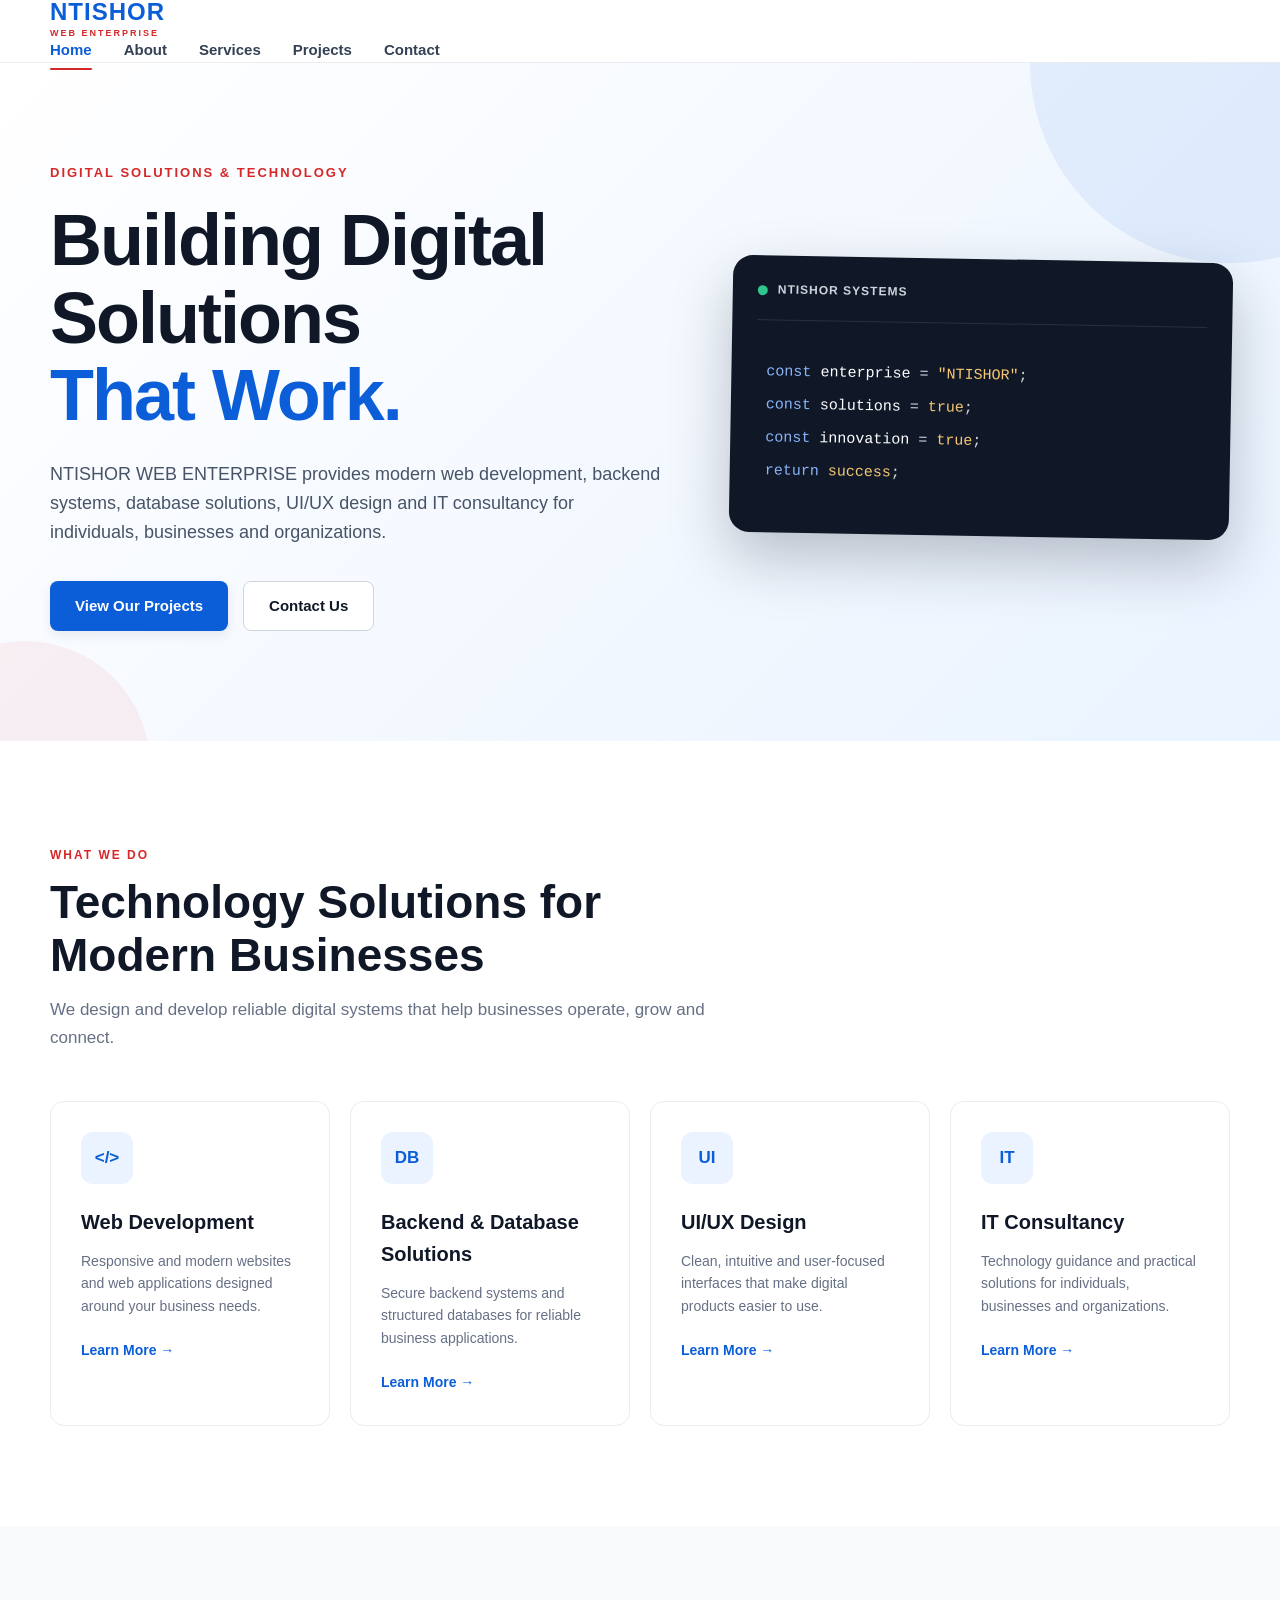
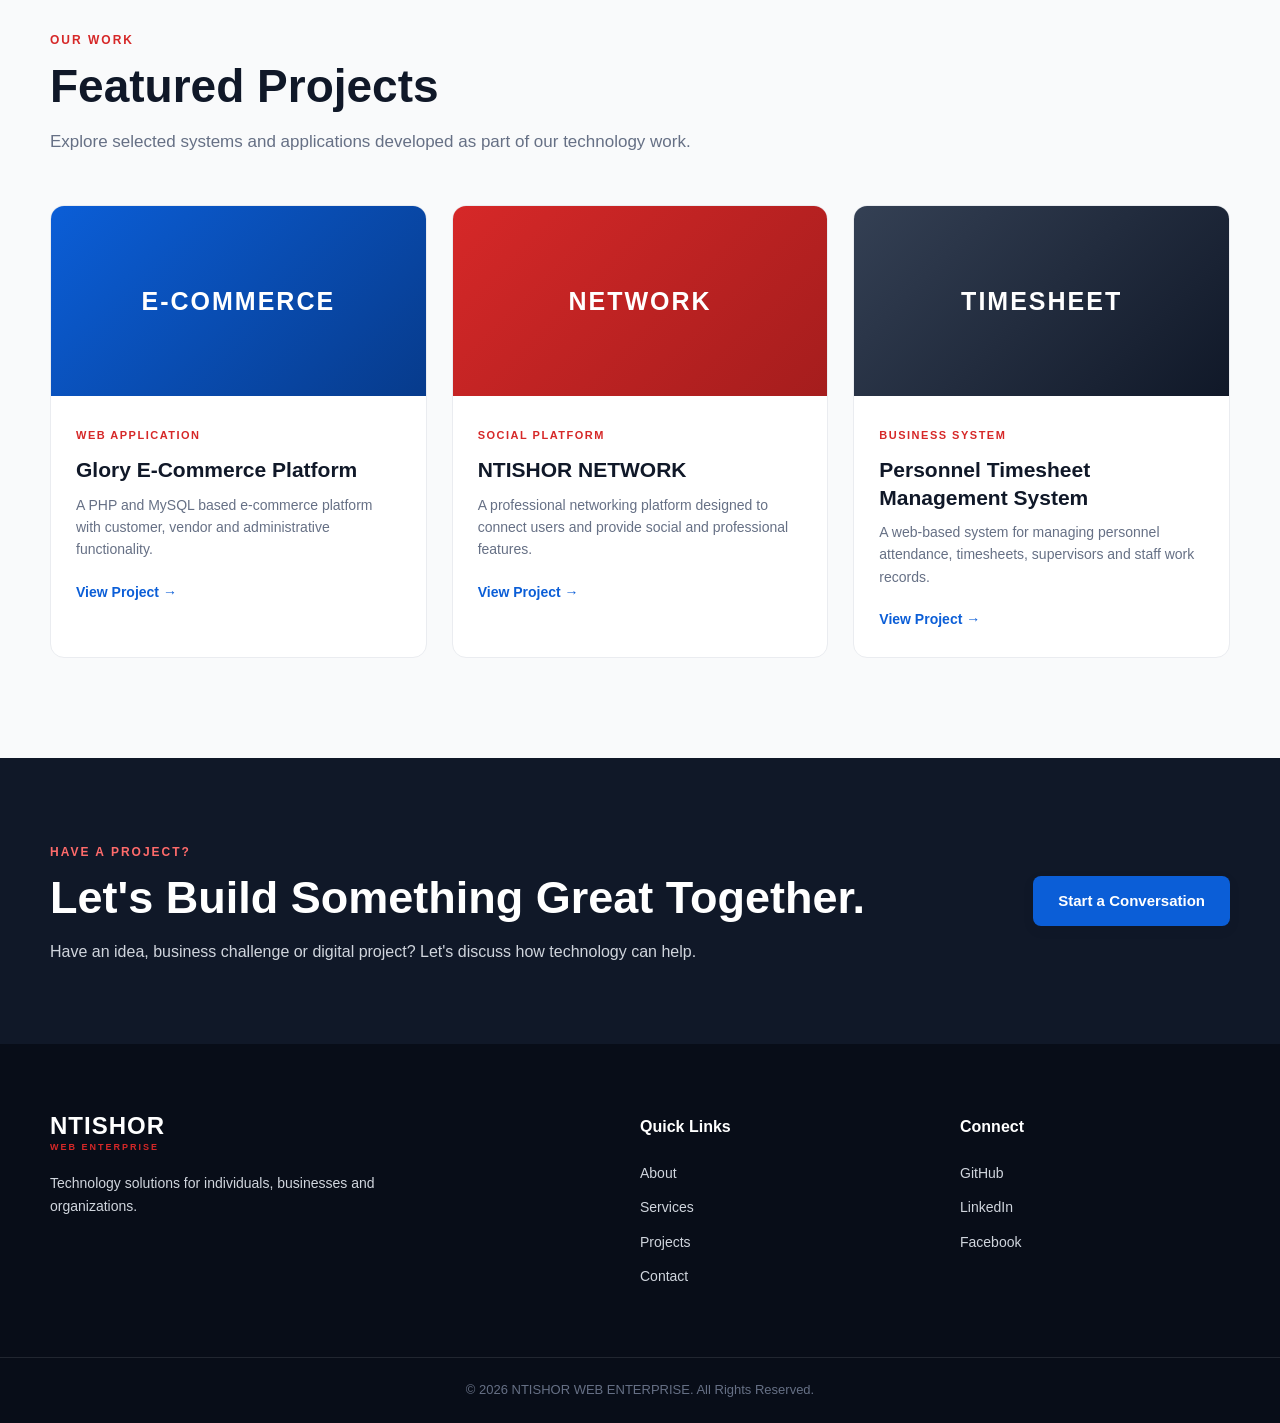
<file: index.html>
<!DOCTYPE html>
<html lang="en">
<head>
    <meta charset="UTF-8">

    <meta name="viewport" content="width=device-width, initial-scale=1.0">

    <meta
        name="description"
        content="NTISHOR WEB ENTERPRISE - Web Development, Backend Systems, Database Solutions, UI/UX Design and IT Consultancy."
    >

    <meta
        name="keywords"
        content="Ntishor Web Enterprise, Web Development, PHP, MySQL, JavaScript, UI UX, IT Consultancy"
    >

    <meta name="author" content="NTISHOR WEB ENTERPRISE">

    <title>NTISHOR WEB ENTERPRISE | Technology & Digital Solutions</title>

    <link rel="stylesheet" href="css/style.css">
</head>

<body>

    
    <!-- ================= HEADER ================= -->
    <header class="header">

        <div class="container nav-container">

            <a href="index.html" class="logo">
                <span class="logo-main">NTISHOR</span>
                <span class="logo-sub">WEB ENTERPRISE</span>
            </a>

            <nav class="navigation">
                <a href="index.html" class="active">Home</a>
                <a href="about.html">About</a>
                <a href="services.html">Services</a>
                <a href="projects.html">Projects</a>
                <a href="contact.html">Contact</a>
            </nav>

            <button class="menu-toggle" id="menuToggle" aria-label="Open navigation">
                ☰
            </button>

        </div>

    </header>


    <!-- ================= HERO ================= -->
    <main>

        <section class="hero">

            <div class="container hero-content">

                <div class="hero-text">

                    <p class="hero-label">
                        DIGITAL SOLUTIONS & TECHNOLOGY
                    </p>

                    <h1>
                        Building Digital Solutions
                        <span>That Work.</span>
                    </h1>

                    <p class="hero-description">
                        NTISHOR WEB ENTERPRISE provides modern web development,
                        backend systems, database solutions, UI/UX design and
                        IT consultancy for individuals, businesses and organizations.
                    </p>

                    <div class="hero-buttons">

                        <a href="projects.html" class="btn btn-primary">
                            View Our Projects
                        </a>

                        <a href="contact.html" class="btn btn-secondary">
                            Contact Us
                        </a>

                    </div>

                </div>


                <div class="hero-card">

                    <div class="hero-card-top">
                        <span class="status-dot"></span>
                        <span>NTISHOR SYSTEMS</span>
                    </div>

                    <div class="code-window">

                        <div class="code-line">
                            <span class="code-keyword">const</span>
                            <span class="code-variable">enterprise</span>
                            =
                            <span class="code-value">"NTISHOR"</span>;
                        </div>

                        <div class="code-line">
                            <span class="code-keyword">const</span>
                            <span class="code-variable">solutions</span>
                            =
                            <span class="code-value">true</span>;
                        </div>

                        <div class="code-line">
                            <span class="code-keyword">const</span>
                            <span class="code-variable">innovation</span>
                            =
                            <span class="code-value">true</span>;
                        </div>

                        <div class="code-line">
                            <span class="code-keyword">return</span>
                            <span class="code-value">success</span>;
                        </div>

                    </div>

                </div>

            </div>

        </section>


        <!-- ================= SERVICES PREVIEW ================= -->
        <section class="services-preview">

            <div class="container">

                <div class="section-heading">

                    <p class="section-label">
                        WHAT WE DO
                    </p>

                    <h2>
                        Technology Solutions for Modern Businesses
                    </h2>

                    <p>
                        We design and develop reliable digital systems
                        that help businesses operate, grow and connect.
                    </p>

                </div>


                <div class="service-grid">

                    <article class="service-card">

                        <div class="service-icon">
                            &lt;/&gt;
                        </div>

                        <h3>Web Development</h3>

                        <p>
                            Responsive and modern websites and web applications
                            designed around your business needs.
                        </p>

                        <a href="services.html">
                            Learn More →
                        </a>

                    </article>


                    <article class="service-card">

                        <div class="service-icon">
                            DB
                        </div>

                        <h3>Backend & Database Solutions</h3>

                        <p>
                            Secure backend systems and structured databases
                            for reliable business applications.
                        </p>

                        <a href="services.html">
                            Learn More →
                        </a>

                    </article>


                    <article class="service-card">

                        <div class="service-icon">
                            UI
                        </div>

                        <h3>UI/UX Design</h3>

                        <p>
                            Clean, intuitive and user-focused interfaces
                            that make digital products easier to use.
                        </p>

                        <a href="services.html">
                            Learn More →
                        </a>

                    </article>


                    <article class="service-card">

                        <div class="service-icon">
                            IT
                        </div>

                        <h3>IT Consultancy</h3>

                        <p>
                            Technology guidance and practical solutions
                            for individuals, businesses and organizations.
                        </p>

                        <a href="services.html">
                            Learn More →
                        </a>

                    </article>

                </div>

            </div>

        </section>


        <!-- ================= FEATURED PROJECTS ================= -->
        <section class="featured-projects">

            <div class="container">

                <div class="section-heading">

                    <p class="section-label">
                        OUR WORK
                    </p>

                    <h2>
                        Featured Projects
                    </h2>

                    <p>
                        Explore selected systems and applications developed
                        as part of our technology work.
                    </p>

                </div>


                <div class="project-grid">

                    <article class="project-card">

                        <div class="project-image">
                            E-COMMERCE
                        </div>

                        <div class="project-content">

                            <span class="project-category">
                                WEB APPLICATION
                            </span>

                            <h3>
                                Glory E-Commerce Platform
                            </h3>

                            <p>
                                A PHP and MySQL based e-commerce platform
                                with customer, vendor and administrative
                                functionality.
                            </p>

                            <a href="projects.html">
                                View Project →
                            </a>

                        </div>

                    </article>


                    <article class="project-card">

                        <div class="project-image">
                            NETWORK
                        </div>

                        <div class="project-content">

                            <span class="project-category">
                                SOCIAL PLATFORM
                            </span>

                            <h3>
                                NTISHOR NETWORK
                            </h3>

                            <p>
                                A professional networking platform designed
                                to connect users and provide social and
                                professional features.
                            </p>

                            <a href="projects.html">
                                View Project →
                            </a>

                        </div>

                    </article>


                    <article class="project-card">

                        <div class="project-image">
                            TIMESHEET
                        </div>

                        <div class="project-content">

                            <span class="project-category">
                                BUSINESS SYSTEM
                            </span>

                            <h3>
                                Personnel Timesheet Management System
                            </h3>

                            <p>
                                A web-based system for managing personnel
                                attendance, timesheets, supervisors and
                                staff work records.
                            </p>

                            <a href="projects.html">
                                View Project →
                            </a>

                        </div>

                    </article>

                </div>

            </div>

        </section>


        <!-- ================= CTA ================= -->
        <section class="cta">

            <div class="container cta-content">

                <div>

                    <p class="section-label">
                        HAVE A PROJECT?
                    </p>

                    <h2>
                        Let's Build Something Great Together.
                    </h2>

                    <p>
                        Have an idea, business challenge or digital project?
                        Let's discuss how technology can help.
                    </p>

                </div>

                <a href="contact.html" class="btn btn-primary">
                    Start a Conversation
                </a>

            </div>

        </section>

    </main>


    <!-- ================= FOOTER ================= -->
    <footer class="footer">

        <div class="container footer-content">

            <div class="footer-brand">

                <div class="logo">
                    <span class="logo-main">NTISHOR</span>
                    <span class="logo-sub">WEB ENTERPRISE</span>
                </div>

                <p>
                    Technology solutions for individuals,
                    businesses and organizations.
                </p>

            </div>


            <div class="footer-links">

                <h4>Quick Links</h4>

                <a href="about.html">About</a>
                <a href="services.html">Services</a>
                <a href="projects.html">Projects</a>
                <a href="contact.html">Contact</a>

            </div>


            <div class="footer-links">

                <h4>Connect</h4>

                <a href="#" target="_blank">GitHub</a>
                <a href="#" target="_blank">LinkedIn</a>
                <a href="#" target="_blank">Facebook</a>

            </div>

        </div>


        <div class="footer-bottom">

            <div class="container">

                <p>
                    © 2026 NTISHOR WEB ENTERPRISE.
                    All Rights Reserved.
                </p>

            </div>

        </div>

    </footer>


    <script src="js/script.js"></script>

</body>
</html>
</file>
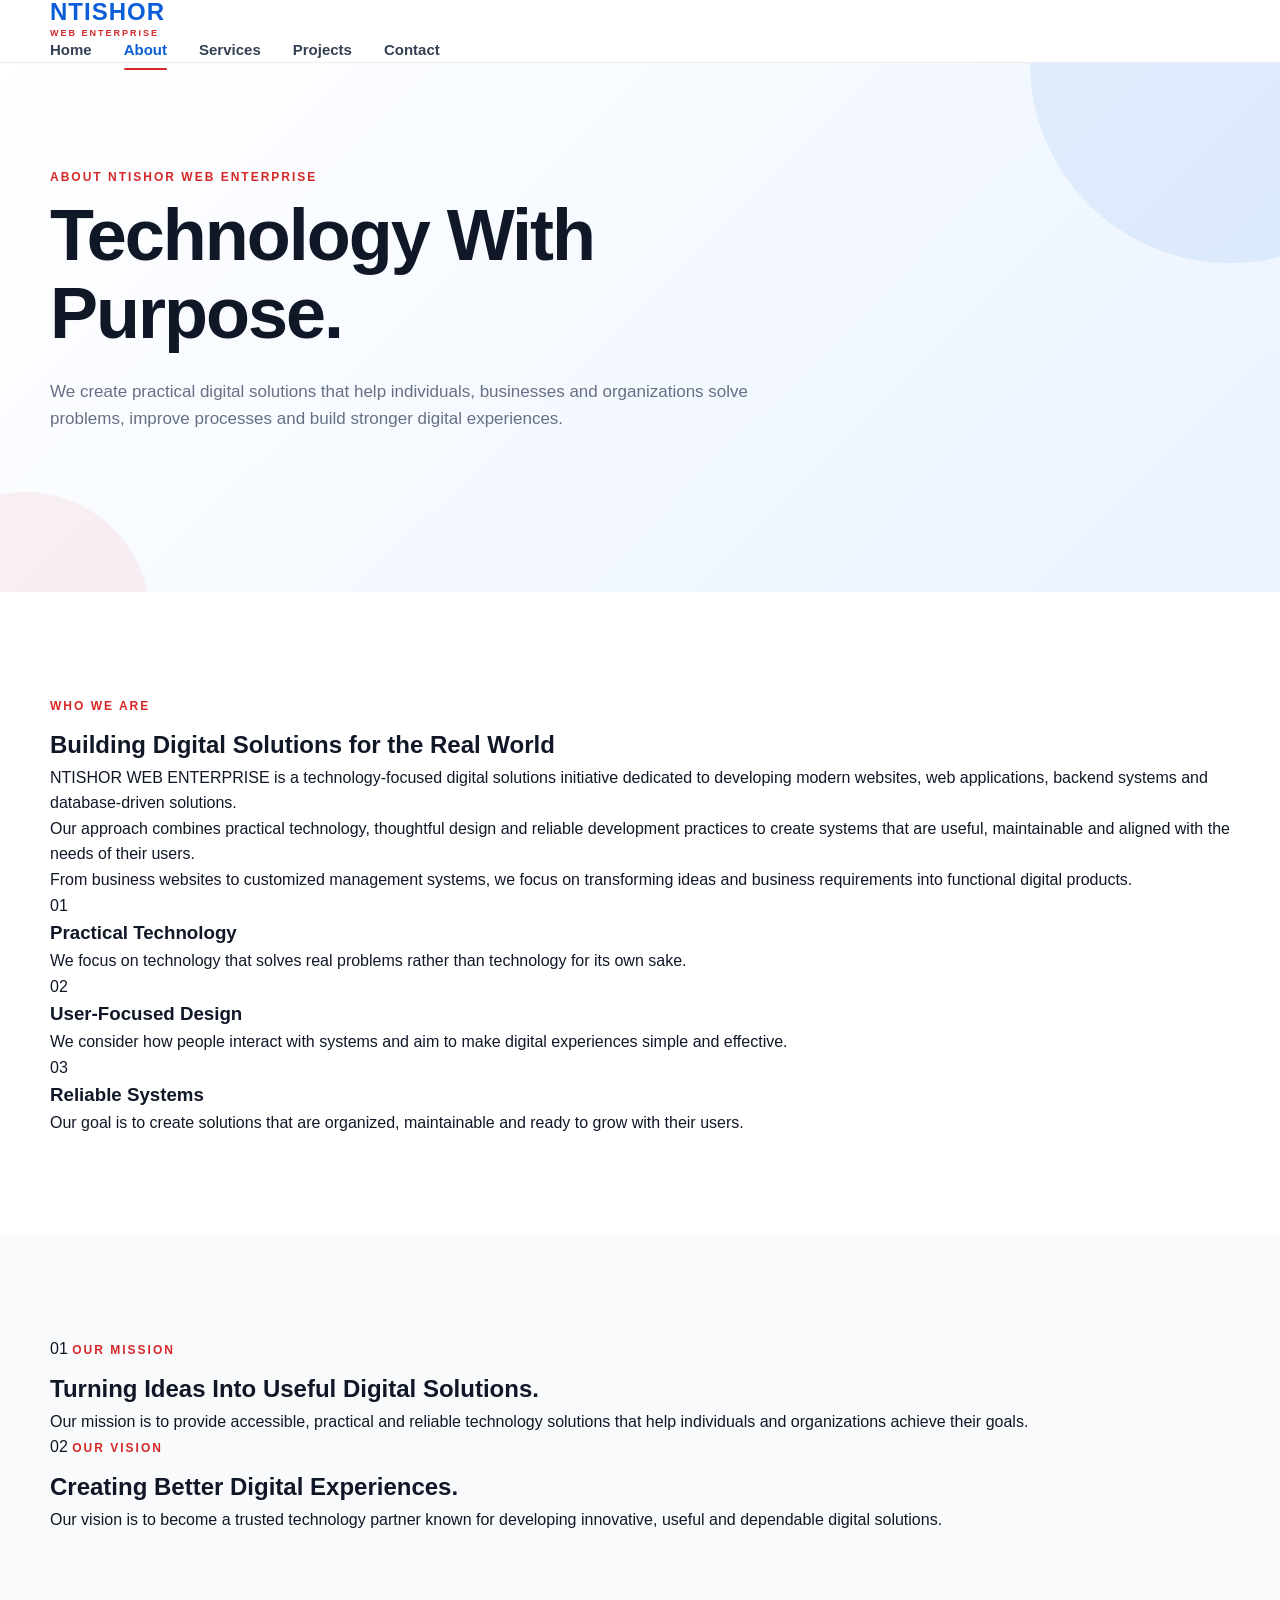
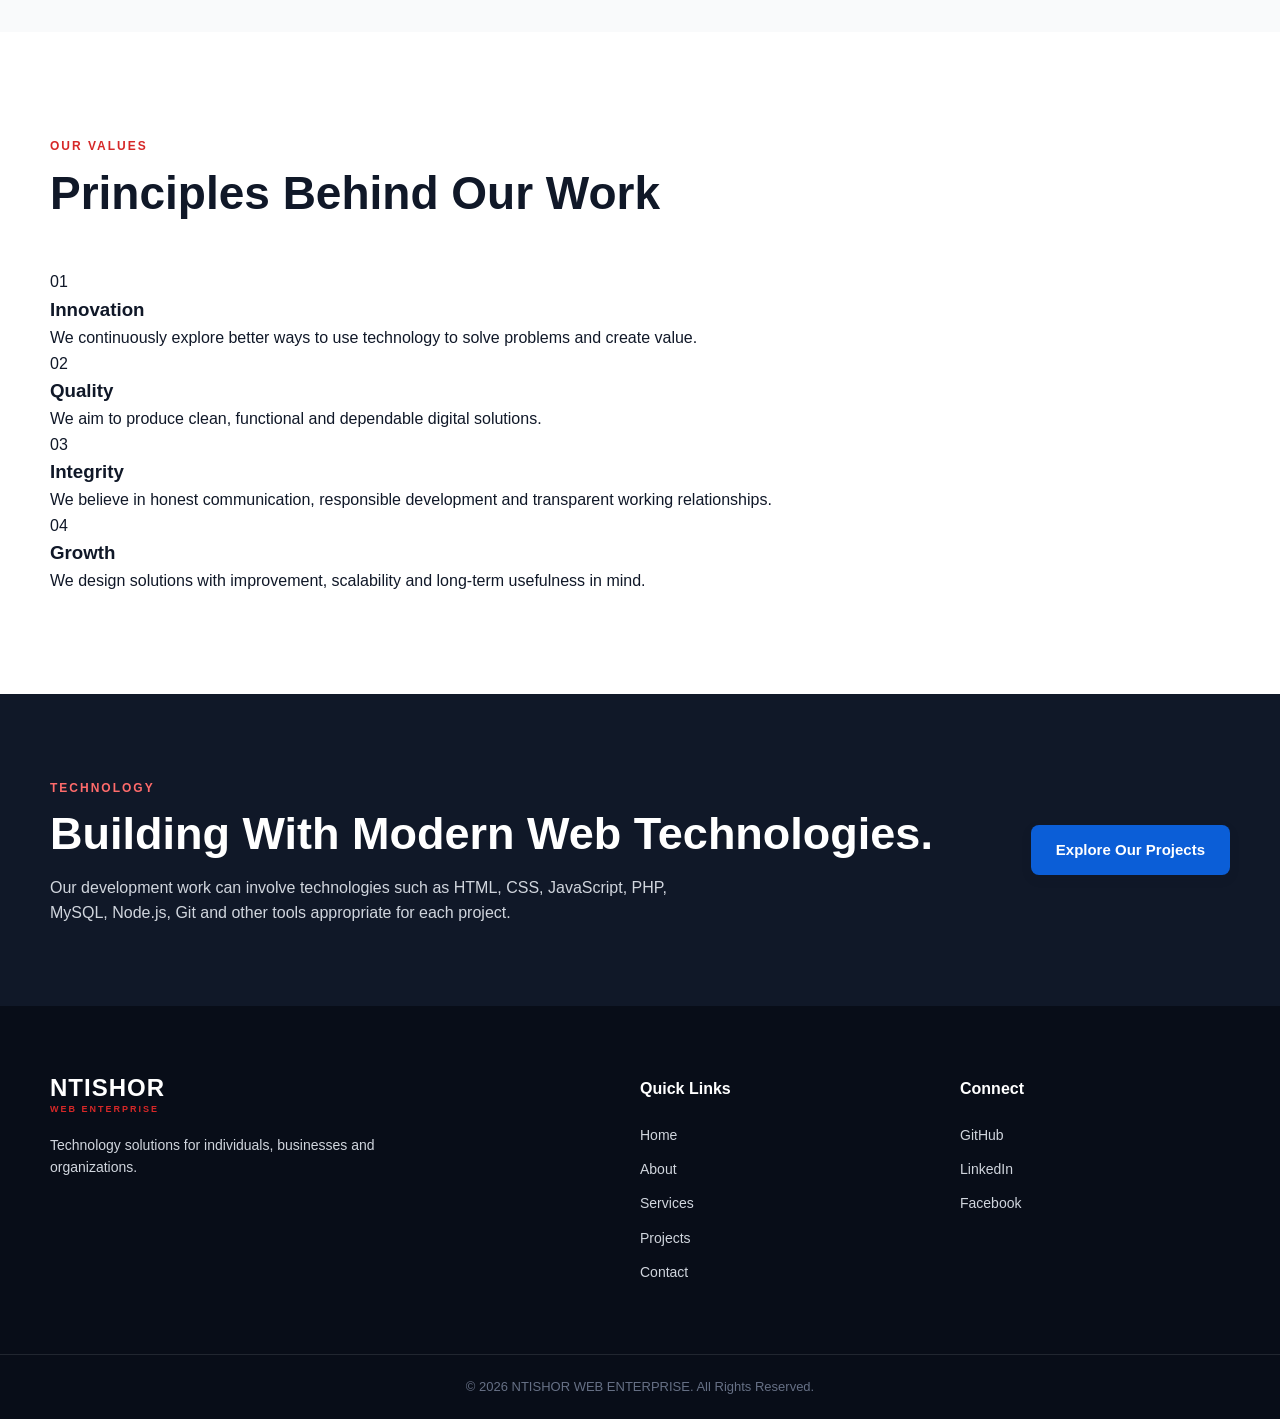
<file: about.html>
<!DOCTYPE html>
<html lang="en">

<head>

    <meta charset="UTF-8">

    <meta name="viewport" content="width=device-width, initial-scale=1.0">

    <meta
        name="description"
        content="Learn more about NTISHOR WEB ENTERPRISE, our approach to technology, digital solutions and business innovation."
    >

    <meta
        name="keywords"
        content="NTISHOR WEB ENTERPRISE, about, web development, IT consultancy, technology solutions"
    >

    <meta name="author" content="NTISHOR WEB ENTERPRISE">

    <title>About Us | NTISHOR WEB ENTERPRISE</title>

    <link rel="stylesheet" href="css/style.css">

</head>


<body>


    <!-- ================= HEADER ================= -->

    <header class="header">

        <div class="container nav-container">

            <a href="index.html" class="logo">

                <span class="logo-main">
                    NTISHOR
                </span>

                <span class="logo-sub">
                    WEB ENTERPRISE
                </span>

            </a>


            <nav class="navigation">

                <a href="index.html">
                    Home
                </a>

                <a href="about.html" class="active">
                    About
                </a>

                <a href="services.html">
                    Services
                </a>

                <a href="projects.html">
                    Projects
                </a>

                <a href="contact.html">
                    Contact
                </a>

            </nav>


            <button
                class="menu-toggle"
                id="menuToggle"
                aria-label="Open navigation"
            >
                ☰
            </button>

        </div>

    </header>



    <!-- ================= PAGE HERO ================= -->

    <main>

        <section class="hero">

            <div class="container">

                <div class="section-heading">

                    <p class="section-label">
                        ABOUT NTISHOR WEB ENTERPRISE
                    </p>

                    <h1>
                        Technology With Purpose.
                    </h1>

                    <p>
                        We create practical digital solutions that
                        help individuals, businesses and organizations
                        solve problems, improve processes and build
                        stronger digital experiences.
                    </p>

                </div>

            </div>

        </section>



        <!-- ================= COMPANY INTRODUCTION ================= -->

        <section class="services-preview">

            <div class="container">

                <div class="about-content">

                    <div class="about-text">

                        <p class="section-label">
                            WHO WE ARE
                        </p>

                        <h2>
                            Building Digital Solutions
                            for the Real World
                        </h2>

                        <p>
                            NTISHOR WEB ENTERPRISE is a technology-focused
                            digital solutions initiative dedicated to
                            developing modern websites, web applications,
                            backend systems and database-driven solutions.
                        </p>

                        <p>
                            Our approach combines practical technology,
                            thoughtful design and reliable development
                            practices to create systems that are useful,
                            maintainable and aligned with the needs of
                            their users.
                        </p>

                        <p>
                            From business websites to customized
                            management systems, we focus on transforming
                            ideas and business requirements into functional
                            digital products.
                        </p>

                    </div>


                    <div class="about-highlight">

                        <div class="about-highlight-box">

                            <span class="highlight-number">
                                01
                            </span>

                            <h3>
                                Practical Technology
                            </h3>

                            <p>
                                We focus on technology that solves
                                real problems rather than technology
                                for its own sake.
                            </p>

                        </div>


                        <div class="about-highlight-box">

                            <span class="highlight-number">
                                02
                            </span>

                            <h3>
                                User-Focused Design
                            </h3>

                            <p>
                                We consider how people interact with
                                systems and aim to make digital
                                experiences simple and effective.
                            </p>

                        </div>


                        <div class="about-highlight-box">

                            <span class="highlight-number">
                                03
                            </span>

                            <h3>
                                Reliable Systems
                            </h3>

                            <p>
                                Our goal is to create solutions that
                                are organized, maintainable and ready
                                to grow with their users.
                            </p>

                        </div>

                    </div>

                </div>

            </div>

        </section>



        <!-- ================= MISSION & VISION ================= -->

        <section class="featured-projects">

            <div class="container">

                <div class="mission-grid">


                    <article class="mission-card">

                        <span class="mission-number">
                            01
                        </span>

                        <p class="section-label">
                            OUR MISSION
                        </p>

                        <h2>
                            Turning Ideas Into
                            Useful Digital Solutions.
                        </h2>

                        <p>
                            Our mission is to provide accessible,
                            practical and reliable technology solutions
                            that help individuals and organizations
                            achieve their goals.
                        </p>

                    </article>


                    <article class="mission-card">

                        <span class="mission-number">
                            02
                        </span>

                        <p class="section-label">
                            OUR VISION
                        </p>

                        <h2>
                            Creating Better Digital Experiences.
                        </h2>

                        <p>
                            Our vision is to become a trusted technology
                            partner known for developing innovative,
                            useful and dependable digital solutions.
                        </p>

                    </article>


                </div>

            </div>

        </section>



        <!-- ================= VALUES ================= -->

        <section class="services-preview">

            <div class="container">

                <div class="section-heading">

                    <p class="section-label">
                        OUR VALUES
                    </p>

                    <h2>
                        Principles Behind Our Work
                    </h2>

                </div>


                <div class="value-grid">


                    <article class="value-card">

                        <div class="value-icon">
                            01
                        </div>

                        <h3>
                            Innovation
                        </h3>

                        <p>
                            We continuously explore better ways to
                            use technology to solve problems and
                            create value.
                        </p>

                    </article>


                    <article class="value-card">

                        <div class="value-icon">
                            02
                        </div>

                        <h3>
                            Quality
                        </h3>

                        <p>
                            We aim to produce clean, functional and
                            dependable digital solutions.
                        </p>

                    </article>


                    <article class="value-card">

                        <div class="value-icon">
                            03
                        </div>

                        <h3>
                            Integrity
                        </h3>

                        <p>
                            We believe in honest communication,
                            responsible development and transparent
                            working relationships.
                        </p>

                    </article>


                    <article class="value-card">

                        <div class="value-icon">
                            04
                        </div>

                        <h3>
                            Growth
                        </h3>

                        <p>
                            We design solutions with improvement,
                            scalability and long-term usefulness
                            in mind.
                        </p>

                    </article>


                </div>

            </div>

        </section>



        <!-- ================= TECHNOLOGY ================= -->

        <section class="cta">

            <div class="container cta-content">

                <div>

                    <p class="section-label">
                        TECHNOLOGY
                    </p>

                    <h2>
                        Building With Modern Web Technologies.
                    </h2>

                    <p>
                        Our development work can involve technologies
                        such as HTML, CSS, JavaScript, PHP, MySQL,
                        Node.js, Git and other tools appropriate for
                        each project.
                    </p>

                </div>


                <a
                    href="projects.html"
                    class="btn btn-primary"
                >
                    Explore Our Projects
                </a>

            </div>

        </section>

    </main>



    <!-- ================= FOOTER ================= -->

    <footer class="footer">

        <div class="container footer-content">


            <div class="footer-brand">

                <div class="logo">

                    <span class="logo-main">
                        NTISHOR
                    </span>

                    <span class="logo-sub">
                        WEB ENTERPRISE
                    </span>

                </div>

                <p>
                    Technology solutions for individuals,
                    businesses and organizations.
                </p>

            </div>


            <div class="footer-links">

                <h4>
                    Quick Links
                </h4>

                <a href="index.html">
                    Home
                </a>

                <a href="about.html">
                    About
                </a>

                <a href="services.html">
                    Services
                </a>

                <a href="projects.html">
                    Projects
                </a>

                <a href="contact.html">
                    Contact
                </a>

            </div>


            <div class="footer-links">

                <h4>
                    Connect
                </h4>

                <a href="#" target="_blank">
                    GitHub
                </a>

                <a href="#" target="_blank">
                    LinkedIn
                </a>

                <a href="#" target="_blank">
                    Facebook
                </a>

            </div>

        </div>


        <div class="footer-bottom">

            <div class="container">

                <p>
                    © <span data-current-year></span>
                    NTISHOR WEB ENTERPRISE.
                    All Rights Reserved.
                </p>

            </div>

        </div>

    </footer>


    <script src="js/script.js"></script>

</body>

</html>
</file>
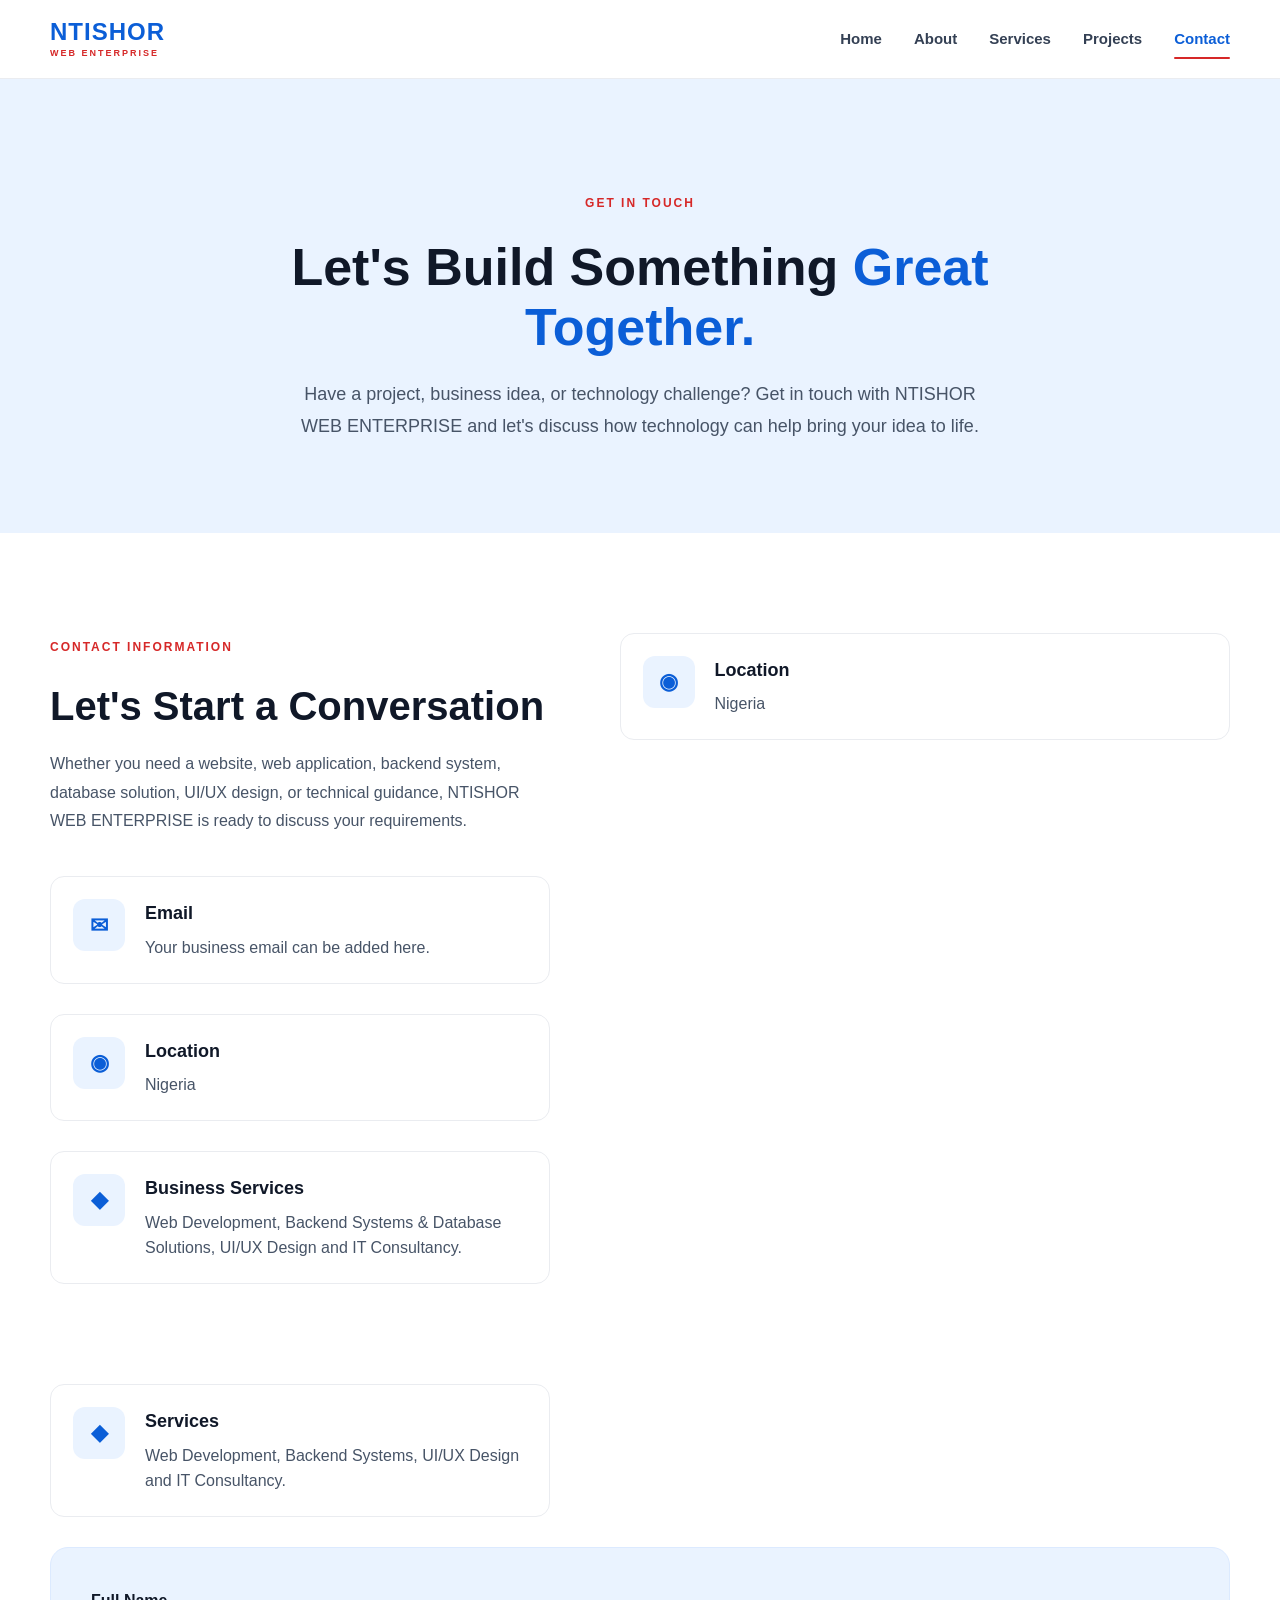
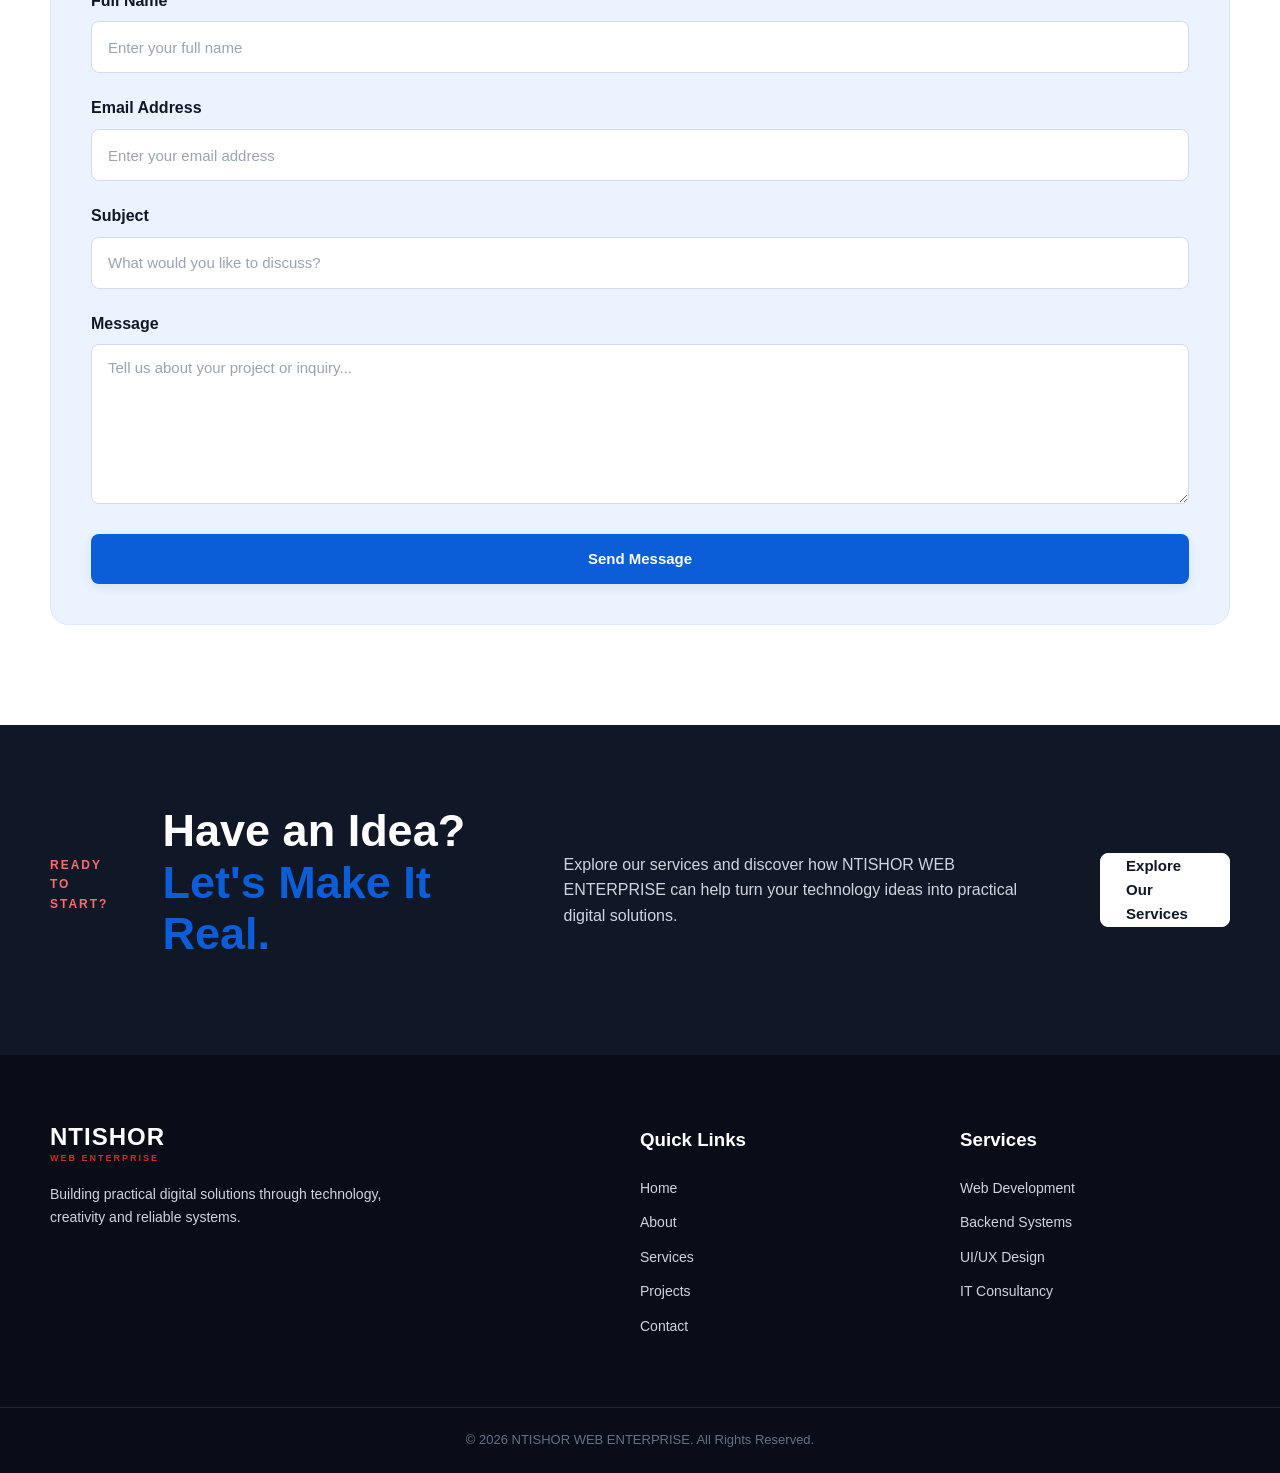
<file: contact.html>
<!DOCTYPE html>
<html lang="en">
<head>
    <meta charset="UTF-8">
    <meta name="viewport" content="width=device-width, initial-scale=1.0">

    <title>Contact | NTISHOR WEB ENTERPRISE</title>

    <meta
        name="description"
        content="Contact NTISHOR WEB ENTERPRISE for web development, backend systems, database solutions, UI/UX design and IT consultancy."
    >

    <meta
        name="keywords"
        content="NTISHOR WEB ENTERPRISE, web development, backend systems, database solutions, UI UX design, IT consultancy"
    >

    <meta name="author" content="NTISHOR WEB ENTERPRISE">

    <link rel="stylesheet" href="css/style.css">
</head>

<body>

    <!-- Header -->
    <header class="header">
        <div class="container header-container">

            <a href="index.html" class="logo">
                <span class="logo-main">NTISHOR</span>
                <span class="logo-sub">WEB ENTERPRISE</span>
            </a>

            <button
                class="menu-toggle"
                id="menuToggle"
                aria-label="Open navigation"
            >
                ☰
            </button>

            <nav class="navigation">
                <a href="index.html">Home</a>
                <a href="about.html">About</a>
                <a href="services.html">Services</a>
                <a href="projects.html">Projects</a>
                <a href="contact.html" class="active">Contact</a>
            </nav>

        </div>
    </header>


    <!-- Contact Hero -->
    <section class="page-hero">
        <div class="container">

            <span class="section-label">
                GET IN TOUCH
            </span>

            <h1>
                Let's Build Something
                <span>Great Together.</span>
            </h1>

            <p>
                Have a project, business idea, or technology challenge?
                Get in touch with NTISHOR WEB ENTERPRISE and let's discuss
                how technology can help bring your idea to life.
            </p>

        </div>
    </section>


    <!-- Contact Section -->
    <section class="contact-page-section">
        <div class="container">

            <div class="contact-grid">

<div class="contact-info">

    <span class="section-label">
        CONTACT INFORMATION
    </span>

    <h2>
        Let's Start a Conversation
    </h2>

    <p>
        Whether you need a website, web application, backend system,
        database solution, UI/UX design, or technical guidance,
        NTISHOR WEB ENTERPRISE is ready to discuss your requirements.
    </p>


    <div class="contact-item">

        <div class="contact-icon">
            ✉
        </div>

        <div>
            <h3>Email</h3>
            <p>
                Your business email can be added here.
            </p>
        </div>

    </div>


    <div class="contact-item">

        <div class="contact-icon">
            ◉
        </div>

        <div>
            <h3>Location</h3>
            <p>
                Nigeria
            </p>
        </div>

    </div>


    <div class="contact-item">

        <div class="contact-icon">
            ◆
        </div>

        <div>
            <h3>Business Services</h3>
            <p>
                Web Development, Backend Systems & Database Solutions,
                UI/UX Design and IT Consultancy.
            </p>
        </div>

    </div>

</div>

                    <div class="contact-item">

                        <div class="contact-icon">
                            ◉
                        </div>

                        <div>
                            <h3>Location</h3>
                            <p>
                                Nigeria
                            </p>
                        </div>

                    </div>


                    <div class="contact-item">

                        <div class="contact-icon">
                            ◆
                        </div>

                        <div>
                            <h3>Services</h3>
                            <p>
                                Web Development, Backend Systems,
                                UI/UX Design and IT Consultancy.
                            </p>
                        </div>

                    </div>

                </div>


                <!-- Contact Form -->
                <div class="contact-form-wrapper">

                    <form class="contact-form" action="#" method="post">

                        <div class="form-group">

                            <label for="name">
                                Full Name
                            </label>

                            <input
                                type="text"
                                id="name"
                                name="name"
                                placeholder="Enter your full name"
                                required
                            >

                        </div>


                        <div class="form-group">

                            <label for="email">
                                Email Address
                            </label>

                            <input
                                type="email"
                                id="email"
                                name="email"
                                placeholder="Enter your email address"
                                required
                            >

                        </div>


                        <div class="form-group">

                            <label for="subject">
                                Subject
                            </label>

                            <input
                                type="text"
                                id="subject"
                                name="subject"
                                placeholder="What would you like to discuss?"
                                required
                            >

                        </div>


                        <div class="form-group">

                            <label for="message">
                                Message
                            </label>

                            <textarea
                                id="message"
                                name="message"
                                rows="7"
                                placeholder="Tell us about your project or inquiry..."
                                required
                            ></textarea>

                        </div>


                        <button
                            type="submit"
                            class="btn btn-primary"
                        >
                            Send Message
                        </button>

                    </form>

                </div>

            </div>

        </div>
    </section>


    <!-- Services CTA -->
    <section class="cta-section">
        <div class="container">

            <div class="cta-content">

                <span class="section-label">
                    READY TO START?
                </span>

                <h2>
                    Have an Idea?
                    <span>Let's Make It Real.</span>
                </h2>

                <p>
                    Explore our services and discover how NTISHOR WEB
                    ENTERPRISE can help turn your technology ideas into
                    practical digital solutions.
                </p>

                <a href="services.html" class="btn btn-light">
                    Explore Our Services
                </a>

            </div>

        </div>
    </section>


    <!-- Footer -->
    <footer class="footer">

        <div class="container footer-grid">

            <div class="footer-brand">

                <a href="index.html" class="logo">
                    <span class="logo-main">NTISHOR</span>
                    <span class="logo-sub">WEB ENTERPRISE</span>
                </a>

                <p>
                    Building practical digital solutions through
                    technology, creativity and reliable systems.
                </p>

            </div>


            <div class="footer-links">

                <h3>Quick Links</h3>

                <a href="index.html">Home</a>
                <a href="about.html">About</a>
                <a href="services.html">Services</a>
                <a href="projects.html">Projects</a>
                <a href="contact.html">Contact</a>

            </div>


            <div class="footer-links">

                <h3>Services</h3>

                <a href="services.html">Web Development</a>
                <a href="services.html">Backend Systems</a>
                <a href="services.html">UI/UX Design</a>
                <a href="services.html">IT Consultancy</a>

            </div>

        </div>


        <div class="footer-bottom">

            <div class="container">

                <p>
                    &copy;
                    <span data-current-year></span>
                    NTISHOR WEB ENTERPRISE.
                    All Rights Reserved.
                </p>

            </div>

        </div>

    </footer>


    <script src="js/script.js"></script>

</body>
</html>
</file>
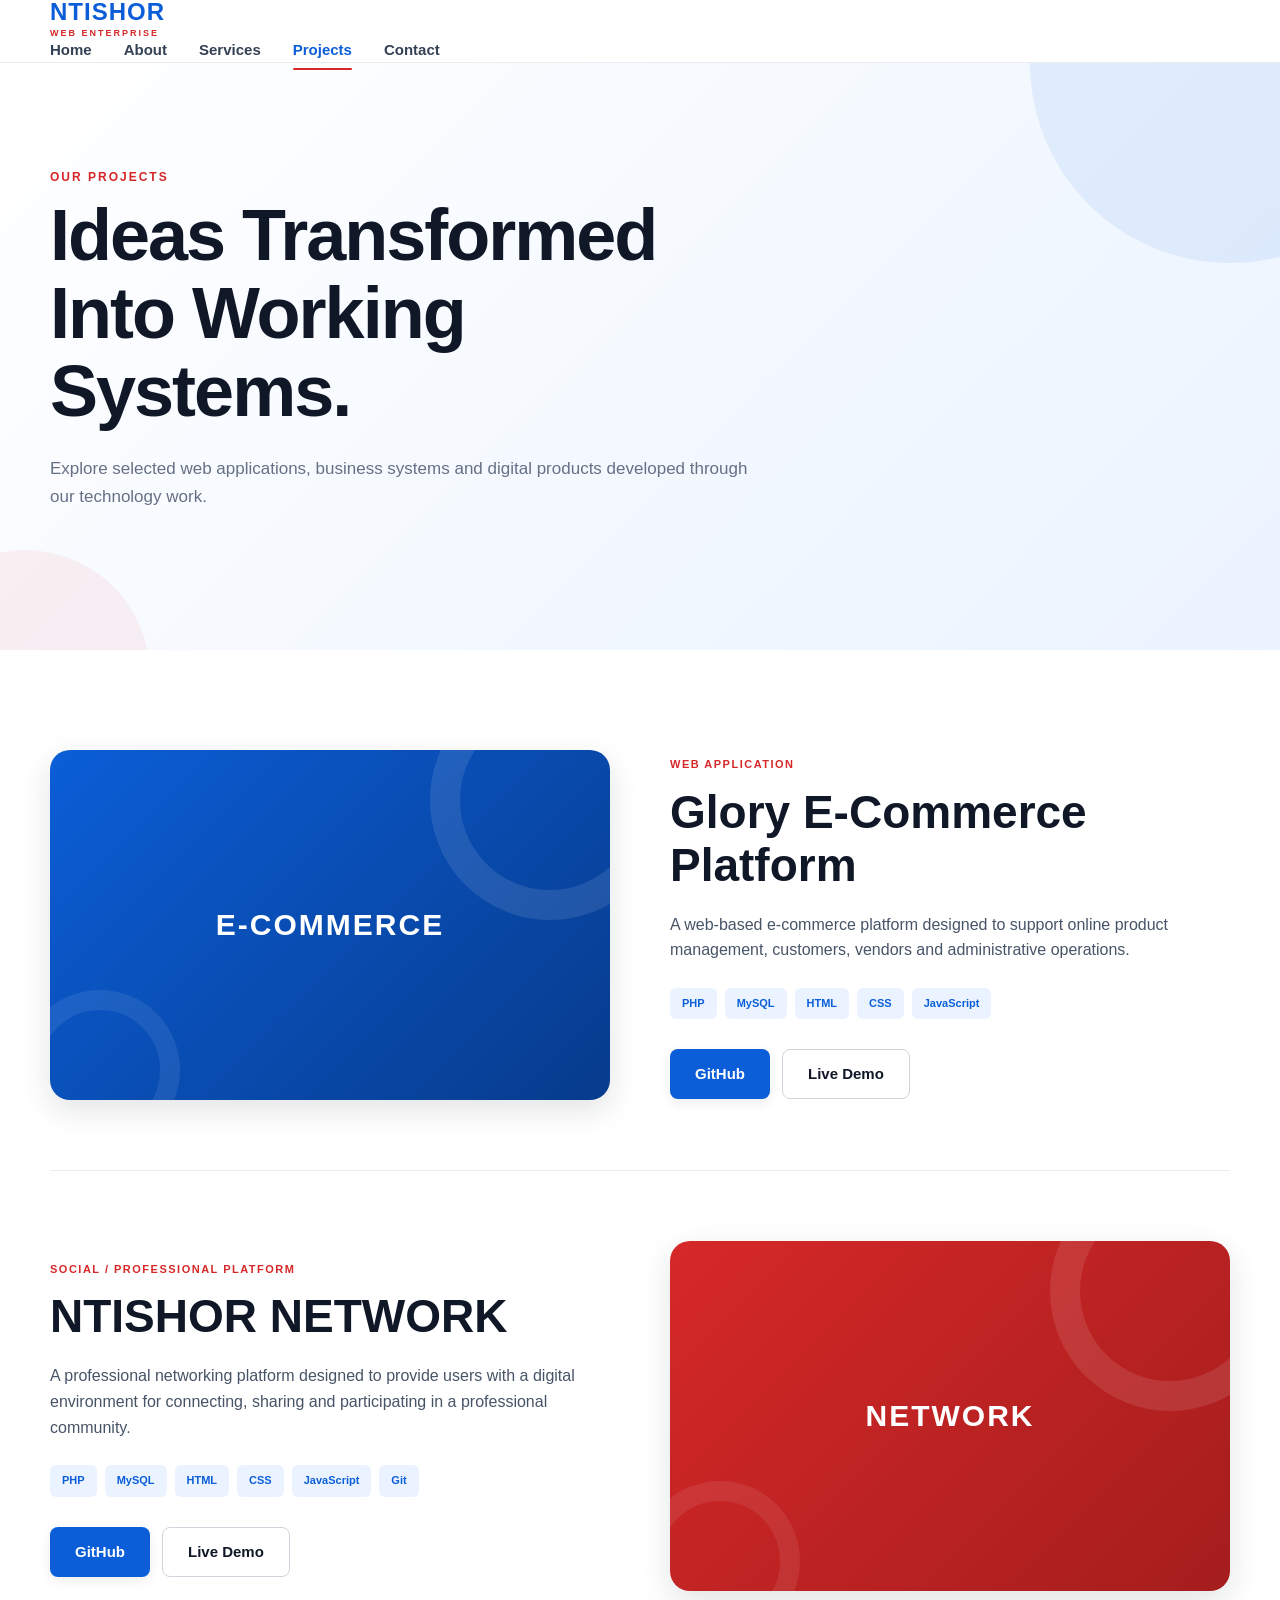
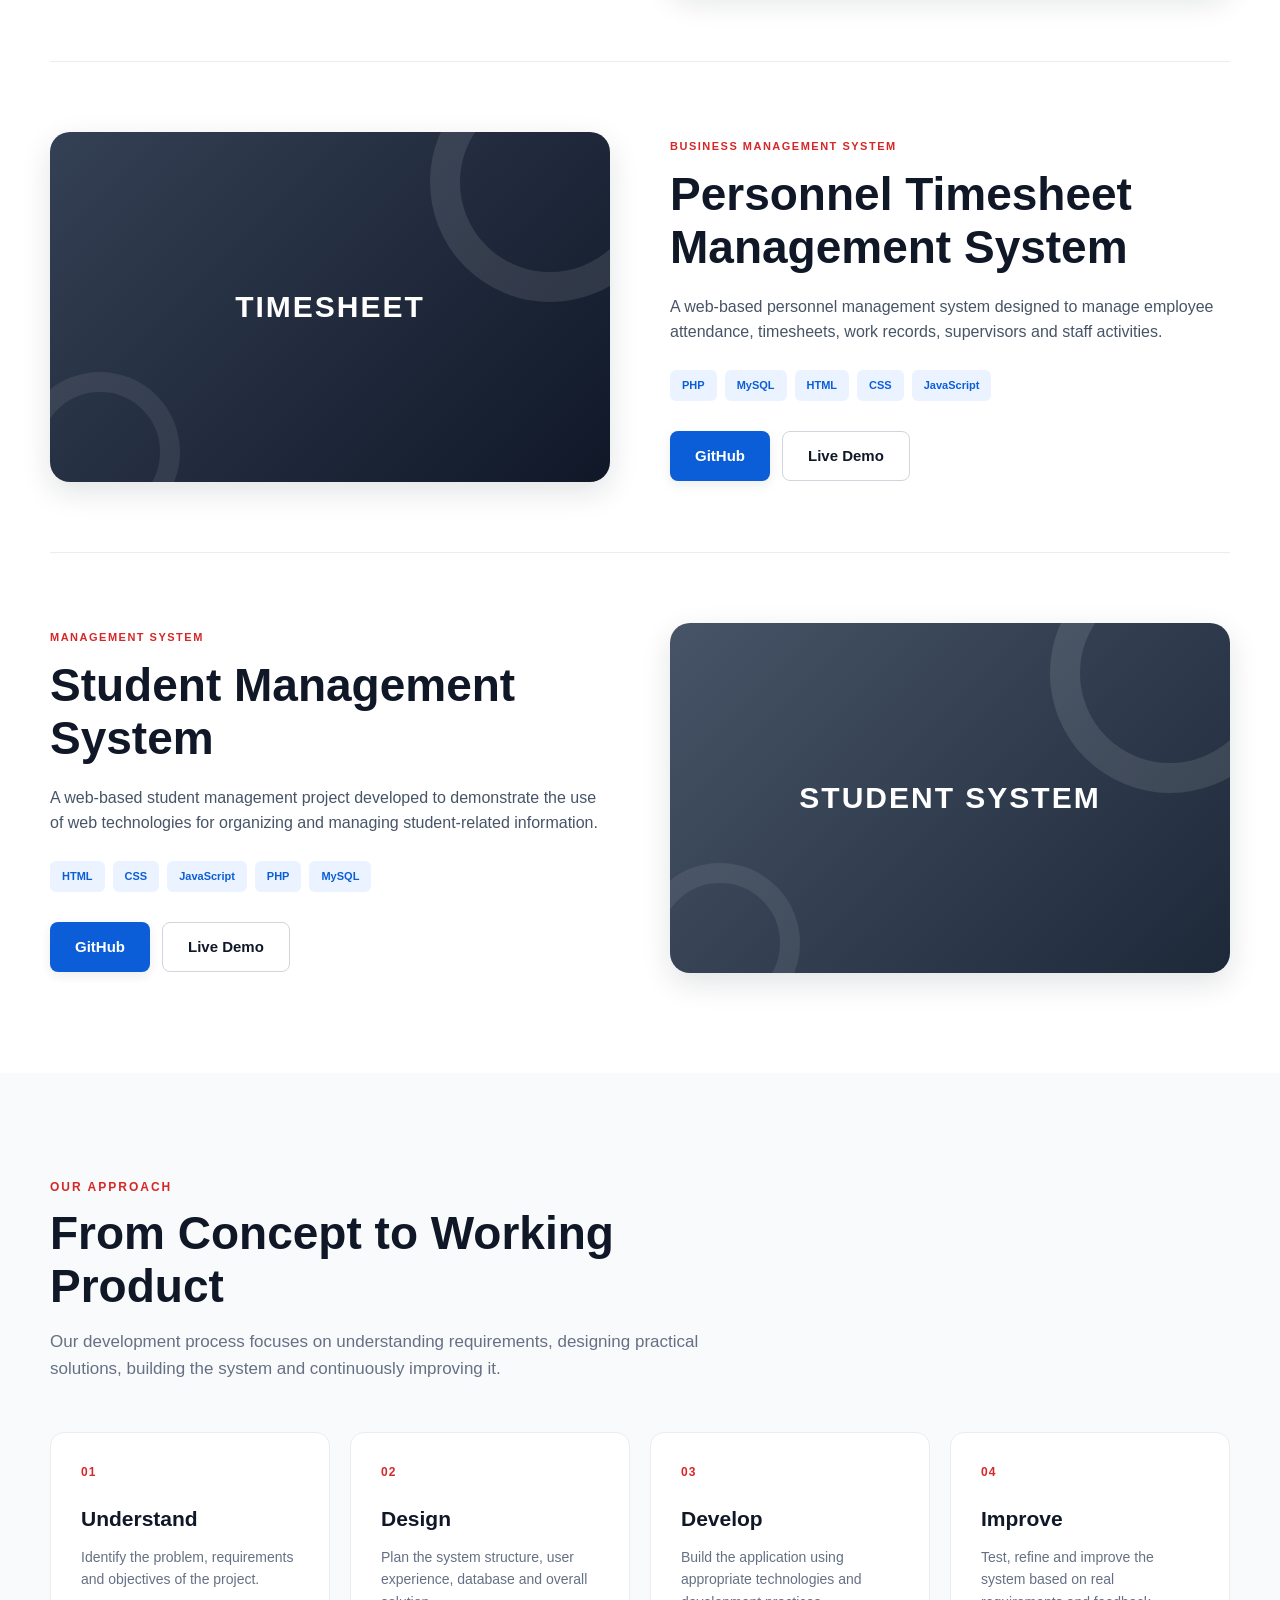
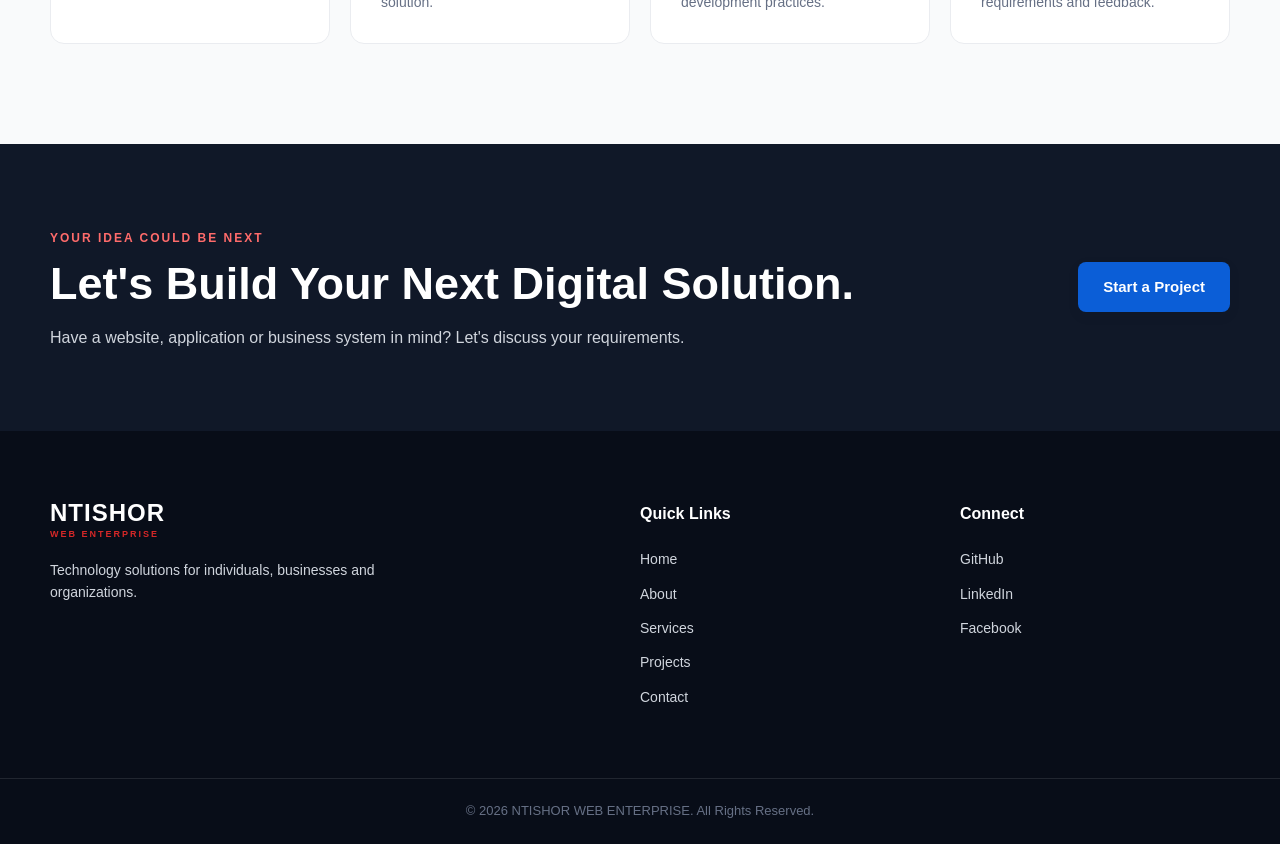
<file: projects.html>
<!DOCTYPE html>
<html lang="en">

<head>

    <meta charset="UTF-8">

    <meta name="viewport" content="width=device-width, initial-scale=1.0">

    <meta
        name="description"
        content="Explore projects developed by NTISHOR WEB ENTERPRISE, including e-commerce platforms, networking applications and business management systems."
    >

    <meta
        name="keywords"
        content="NTISHOR WEB ENTERPRISE Projects, PHP Projects, MySQL Projects, Web Applications, E-commerce, Timesheet Management"
    >

    <meta name="author" content="NTISHOR WEB ENTERPRISE">

    <title>Projects | NTISHOR WEB ENTERPRISE</title>

    <link rel="stylesheet" href="css/style.css">

</head>


<body>


    <!-- ================= HEADER ================= -->

    <header class="header">

        <div class="container nav-container">

            <a href="index.html" class="logo">

                <span class="logo-main">
                    NTISHOR
                </span>

                <span class="logo-sub">
                    WEB ENTERPRISE
                </span>

            </a>


            <nav class="navigation">

                <a href="index.html">
                    Home
                </a>

                <a href="about.html">
                    About
                </a>

                <a href="services.html">
                    Services
                </a>

                <a href="projects.html" class="active">
                    Projects
                </a>

                <a href="contact.html">
                    Contact
                </a>

            </nav>


            <button
                class="menu-toggle"
                id="menuToggle"
                aria-label="Open navigation"
            >
                ☰
            </button>

        </div>

    </header>



    <!-- ================= MAIN ================= -->

    <main>


        <!-- ================= PAGE HERO ================= -->

        <section class="hero projects-hero">

            <div class="container">

                <div class="section-heading">

                    <p class="section-label">
                        OUR PROJECTS
                    </p>

                    <h1>
                        Ideas Transformed Into
                        Working Systems.
                    </h1>

                    <p>
                        Explore selected web applications, business
                        systems and digital products developed through
                        our technology work.
                    </p>

                </div>

            </div>

        </section>



        <!-- ================= PROJECTS ================= -->

        <section class="projects-page-section">

            <div class="container">


                <!-- PROJECT 01 -->

                <article class="project-detail">

                    <div class="project-detail-image project-ecommerce">

                        <span>
                            E-COMMERCE
                        </span>

                    </div>


                    <div class="project-detail-content">

                        <span class="project-category">
                            WEB APPLICATION
                        </span>

                        <h2>
                            Glory E-Commerce Platform
                        </h2>

                        <p>
                            A web-based e-commerce platform designed
                            to support online product management,
                            customers, vendors and administrative
                            operations.
                        </p>


                        <div class="project-tech">

                            <span>PHP</span>
                            <span>MySQL</span>
                            <span>HTML</span>
                            <span>CSS</span>
                            <span>JavaScript</span>

                        </div>


                        <div class="project-actions">

                            <!-- Replace # with the actual GitHub URL -->

                            <a
                                href="#"
                                class="btn btn-primary"
                                target="_blank"
                                rel="noopener noreferrer"
                            >
                                GitHub
                            </a>


                            <!-- Replace # with the actual live URL -->

                            <a
                                href="#"
                                class="btn btn-secondary"
                                target="_blank"
                                rel="noopener noreferrer"
                            >
                                Live Demo
                            </a>

                        </div>

                    </div>

                </article>



                <!-- PROJECT 02 -->

                <article class="project-detail reverse">

                    <div class="project-detail-image project-network">

                        <span>
                            NETWORK
                        </span>

                    </div>


                    <div class="project-detail-content">

                        <span class="project-category">
                            SOCIAL / PROFESSIONAL PLATFORM
                        </span>

                        <h2>
                            NTISHOR NETWORK
                        </h2>

                        <p>
                            A professional networking platform designed
                            to provide users with a digital environment
                            for connecting, sharing and participating
                            in a professional community.
                        </p>


                        <div class="project-tech">

                            <span>PHP</span>
                            <span>MySQL</span>
                            <span>HTML</span>
                            <span>CSS</span>
                            <span>JavaScript</span>
                            <span>Git</span>

                        </div>


                        <div class="project-actions">

                            <!-- Replace # with the actual GitHub URL -->

                            <a
                                href="#"
                                class="btn btn-primary"
                                target="_blank"
                                rel="noopener noreferrer"
                            >
                                GitHub
                            </a>


                            <!-- Replace # with the actual live URL -->

                            <a
                                href="#"
                                class="btn btn-secondary"
                                target="_blank"
                                rel="noopener noreferrer"
                            >
                                Live Demo
                            </a>

                        </div>

                    </div>

                </article>



                <!-- PROJECT 03 -->

                <article class="project-detail">

                    <div class="project-detail-image project-timesheet">

                        <span>
                            TIMESHEET
                        </span>

                    </div>


                    <div class="project-detail-content">

                        <span class="project-category">
                            BUSINESS MANAGEMENT SYSTEM
                        </span>

                        <h2>
                            Personnel Timesheet Management System
                        </h2>

                        <p>
                            A web-based personnel management system
                            designed to manage employee attendance,
                            timesheets, work records, supervisors and
                            staff activities.
                        </p>


                        <div class="project-tech">

                            <span>PHP</span>
                            <span>MySQL</span>
                            <span>HTML</span>
                            <span>CSS</span>
                            <span>JavaScript</span>

                        </div>


                        <div class="project-actions">

                            
                            <!-- Replace # with the actual GitHub URL -->

                            <a
                                href="https://ntishor-web-enterprise.github.io/PERSONNEL-TIMESHEET-MANAGEMENT-SYSTEM/"
                                class="btn btn-primary"
                                target="_blank"
                                rel="noopener noreferrer"
                            >
                                GitHub
                            </a>


                            <!-- Replace # with the actual live URL -->

                            <a
                                href="#"
                                class="btn btn-secondary"
                                target="_blank"
                                rel="noopener noreferrer"
                            >
                                Live Demo
                            </a>

                        </div>

                    </div>

                </article>



                <!-- PROJECT 04 -->

                <article class="project-detail reverse">

                    <div class="project-detail-image project-student">

                        <span>
                            STUDENT SYSTEM
                        </span>

                    </div>


                    <div class="project-detail-content">

                        <span class="project-category">
                            MANAGEMENT SYSTEM
                        </span>

                        <h2>
                            Student Management System
                        </h2>

                        <p>
                            A web-based student management project
                            developed to demonstrate the use of web
                            technologies for organizing and managing
                            student-related information.
                        </p>


                        <div class="project-tech">

                            <span>HTML</span>
                            <span>CSS</span>
                            <span>JavaScript</span>
                            <span>PHP</span>
                            <span>MySQL</span>

                        </div>


                        <div class="project-actions">

                            <a
                                href="#"
                                class="btn btn-primary"
                                target="_blank"
                                rel="noopener noreferrer"
                            >
                                GitHub
                            </a>


                            <a
                                href="#"
                                class="btn btn-secondary"
                                target="_blank"
                                rel="noopener noreferrer"
                            >
                                Live Demo
                            </a>

                        </div>

                    </div>

                </article>

            </div>

        </section>



        <!-- ================= PROJECT APPROACH ================= -->

        <section class="featured-projects">

            <div class="container">

                <div class="section-heading">

                    <p class="section-label">
                        OUR APPROACH
                    </p>

                    <h2>
                        From Concept to Working Product
                    </h2>

                    <p>
                        Our development process focuses on understanding
                        requirements, designing practical solutions,
                        building the system and continuously improving it.
                    </p>

                </div>


                <div class="process-grid">


                    <article class="process-card">

                        <span>
                            01
                        </span>

                        <h3>
                            Understand
                        </h3>

                        <p>
                            Identify the problem, requirements and
                            objectives of the project.
                        </p>

                    </article>


                    <article class="process-card">

                        <span>
                            02
                        </span>

                        <h3>
                            Design
                        </h3>

                        <p>
                            Plan the system structure, user experience,
                            database and overall solution.
                        </p>

                    </article>


                    <article class="process-card">

                        <span>
                            03
                        </span>

                        <h3>
                            Develop
                        </h3>

                        <p>
                            Build the application using appropriate
                            technologies and development practices.
                        </p>

                    </article>


                    <article class="process-card">

                        <span>
                            04
                        </span>

                        <h3>
                            Improve
                        </h3>

                        <p>
                            Test, refine and improve the system based
                            on real requirements and feedback.
                        </p>

                    </article>


                </div>

            </div>

        </section>



        <!-- ================= CTA ================= -->

        <section class="cta">

            <div class="container cta-content">

                <div>

                    <p class="section-label">
                        YOUR IDEA COULD BE NEXT
                    </p>

                    <h2>
                        Let's Build Your Next Digital Solution.
                    </h2>

                    <p>
                        Have a website, application or business system
                        in mind? Let's discuss your requirements.
                    </p>

                </div>


                <a
                    href="contact.html"
                    class="btn btn-primary"
                >
                    Start a Project
                </a>

            </div>

        </section>

    </main>



    <!-- ================= FOOTER ================= -->

    <footer class="footer">

        <div class="container footer-content">


            <div class="footer-brand">

                <div class="logo">

                    <span class="logo-main">
                        NTISHOR
                    </span>

                    <span class="logo-sub">
                        WEB ENTERPRISE
                    </span>

                </div>

                <p>
                    Technology solutions for individuals,
                    businesses and organizations.
                </p>

            </div>


            <div class="footer-links">

                <h4>
                    Quick Links
                </h4>

                <a href="index.html">
                    Home
                </a>

                <a href="about.html">
                    About
                </a>

                <a href="services.html">
                    Services
                </a>

                <a href="projects.html">
                    Projects
                </a>

                <a href="contact.html">
                    Contact
                </a>

            </div>


            <div class="footer-links">

                <h4>
                    Connect
                </h4>

                <a href="#" target="_blank">
                    GitHub
                </a>

                <a href="#" target="_blank">
                    LinkedIn
                </a>

                <a href="#" target="_blank">
                    Facebook
                </a>

            </div>

        </div>


        <div class="footer-bottom">

            <div class="container">

                <p>
                    © <span data-current-year></span>
                    NTISHOR WEB ENTERPRISE.
                    All Rights Reserved.
                </p>

            </div>

        </div>

    </footer>


    <script src="js/script.js"></script>

</body>

</html>
</file>
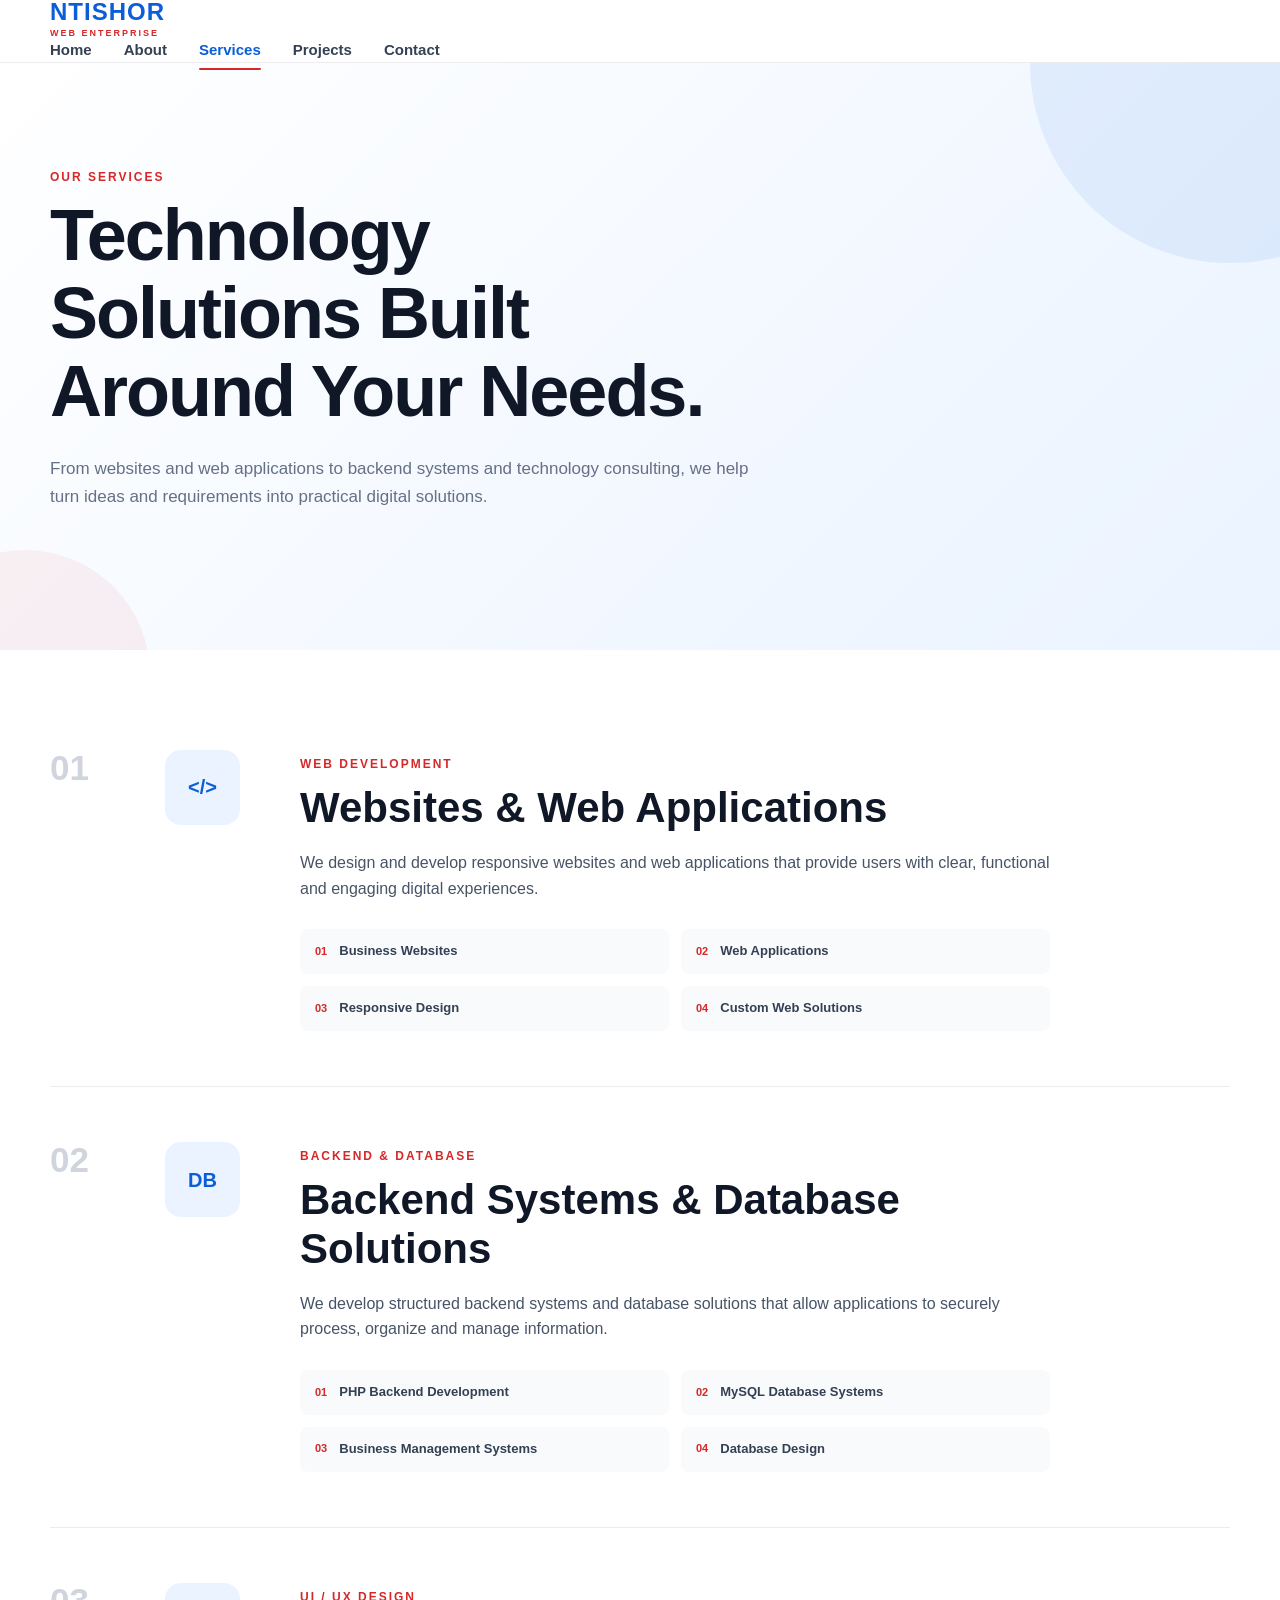
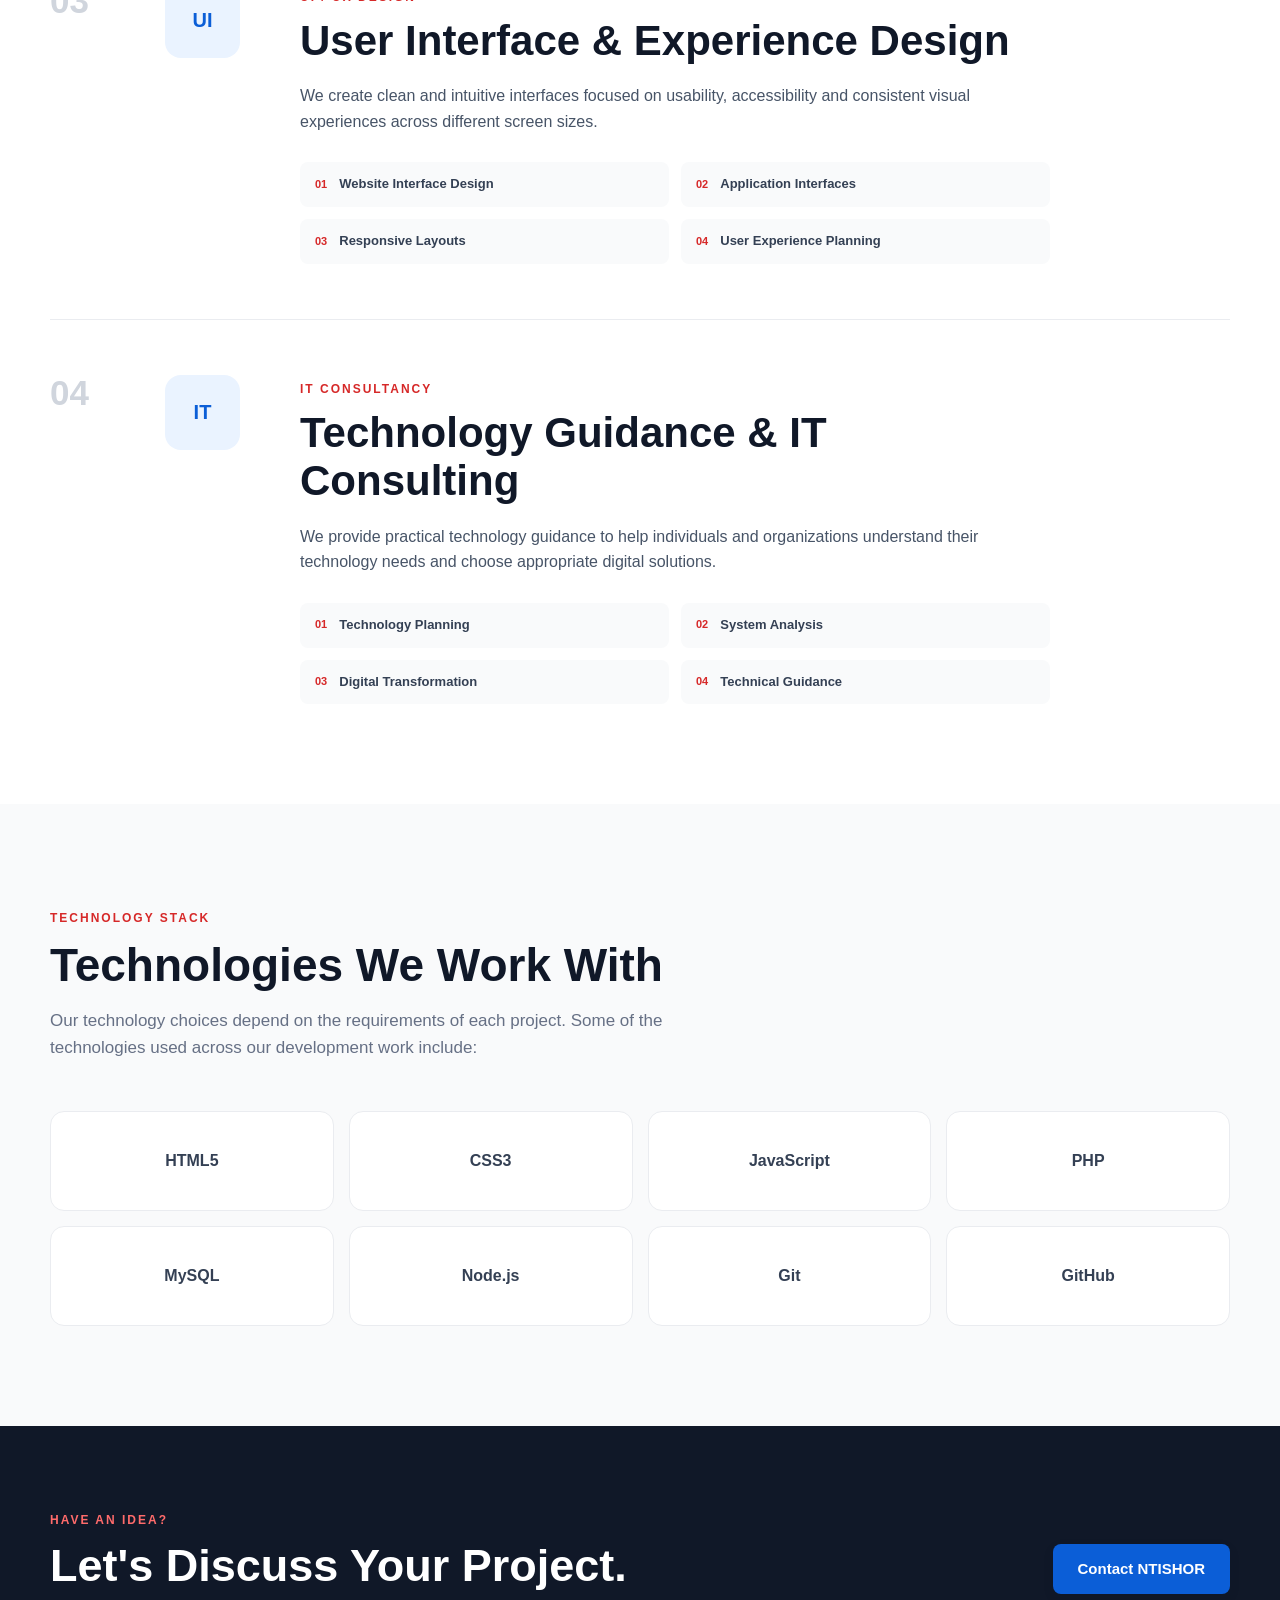
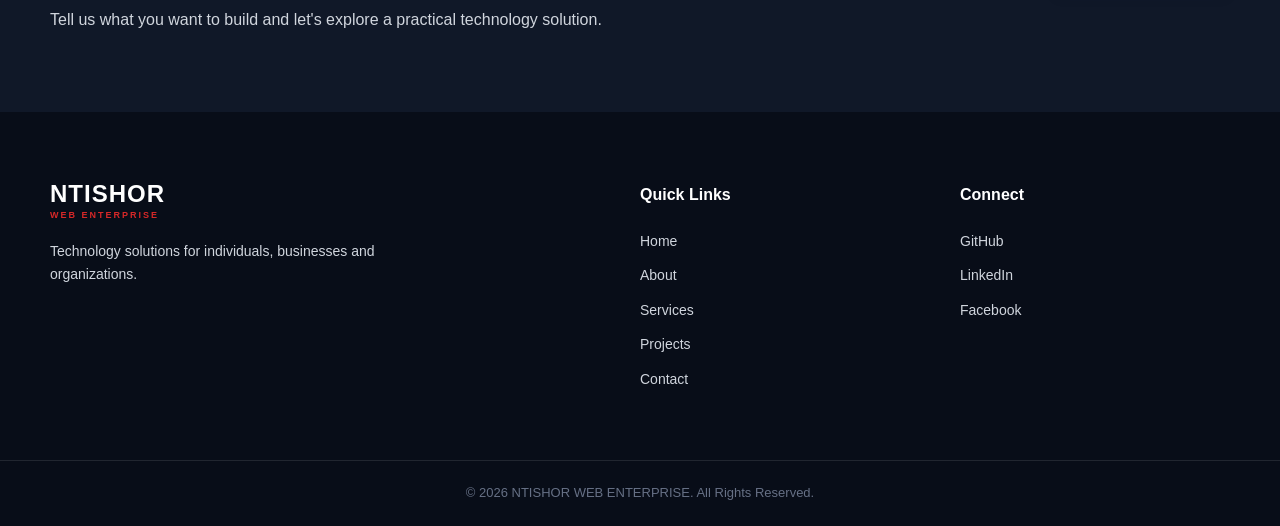
<file: services.html>
<!DOCTYPE html>
<html lang="en">

<head>

    <meta charset="UTF-8">

    <meta name="viewport" content="width=device-width, initial-scale=1.0">

    <meta
        name="description"
        content="Explore NTISHOR WEB ENTERPRISE services including Web Development, Backend Systems, Database Solutions, UI/UX Design and IT Consultancy."
    >

    <meta
        name="keywords"
        content="Web Development, Backend Systems, Database Solutions, UI UX Design, IT Consultancy, NTISHOR WEB ENTERPRISE"
    >

    <meta name="author" content="NTISHOR WEB ENTERPRISE">

    <title>Services | NTISHOR WEB ENTERPRISE</title>

    <link rel="stylesheet" href="css/style.css">

</head>


<body>


    <!-- ================= HEADER ================= -->

    <header class="header">

        <div class="container nav-container">

            <a href="index.html" class="logo">

                <span class="logo-main">
                    NTISHOR
                </span>

                <span class="logo-sub">
                    WEB ENTERPRISE
                </span>

            </a>


            <nav class="navigation">

                <a href="index.html">
                    Home
                </a>

                <a href="about.html">
                    About
                </a>

                <a href="services.html" class="active">
                    Services
                </a>

                <a href="projects.html">
                    Projects
                </a>

                <a href="contact.html">
                    Contact
                </a>

            </nav>


            <button
                class="menu-toggle"
                id="menuToggle"
                aria-label="Open navigation"
            >
                ☰
            </button>

        </div>

    </header>



    <!-- ================= MAIN ================= -->

    <main>


        <!-- ================= PAGE HERO ================= -->

        <section class="hero services-hero">

            <div class="container">

                <div class="section-heading">

                    <p class="section-label">
                        OUR SERVICES
                    </p>

                    <h1>
                        Technology Solutions
                        Built Around Your Needs.
                    </h1>

                    <p>
                        From websites and web applications to backend
                        systems and technology consulting, we help turn
                        ideas and requirements into practical digital
                        solutions.
                    </p>

                </div>

            </div>

        </section>



        <!-- ================= SERVICES ================= -->

        <section class="services-page-section">

            <div class="container">


                <!-- SERVICE 01 -->

                <article class="service-detail">

                    <div class="service-detail-number">
                        01
                    </div>


                    <div class="service-detail-icon">
                        &lt;/&gt;
                    </div>


                    <div class="service-detail-content">

                        <p class="section-label">
                            WEB DEVELOPMENT
                        </p>

                        <h2>
                            Websites & Web Applications
                        </h2>

                        <p>
                            We design and develop responsive websites
                            and web applications that provide users
                            with clear, functional and engaging
                            digital experiences.
                        </p>


                        <div class="service-features">

                            <div>
                                <strong>01</strong>
                                <span>Business Websites</span>
                            </div>

                            <div>
                                <strong>02</strong>
                                <span>Web Applications</span>
                            </div>

                            <div>
                                <strong>03</strong>
                                <span>Responsive Design</span>
                            </div>

                            <div>
                                <strong>04</strong>
                                <span>Custom Web Solutions</span>
                            </div>

                        </div>

                    </div>

                </article>



                <!-- SERVICE 02 -->

                <article class="service-detail">

                    <div class="service-detail-number">
                        02
                    </div>


                    <div class="service-detail-icon">
                        DB
                    </div>


                    <div class="service-detail-content">

                        <p class="section-label">
                            BACKEND & DATABASE
                        </p>

                        <h2>
                            Backend Systems & Database Solutions
                        </h2>

                        <p>
                            We develop structured backend systems and
                            database solutions that allow applications
                            to securely process, organize and manage
                            information.
                        </p>


                        <div class="service-features">

                            <div>
                                <strong>01</strong>
                                <span>PHP Backend Development</span>
                            </div>

                            <div>
                                <strong>02</strong>
                                <span>MySQL Database Systems</span>
                            </div>

                            <div>
                                <strong>03</strong>
                                <span>Business Management Systems</span>
                            </div>

                            <div>
                                <strong>04</strong>
                                <span>Database Design</span>
                            </div>

                        </div>

                    </div>

                </article>



                <!-- SERVICE 03 -->

                <article class="service-detail">

                    <div class="service-detail-number">
                        03
                    </div>


                    <div class="service-detail-icon">
                        UI
                    </div>


                    <div class="service-detail-content">

                        <p class="section-label">
                            UI / UX DESIGN
                        </p>

                        <h2>
                            User Interface & Experience Design
                        </h2>

                        <p>
                            We create clean and intuitive interfaces
                            focused on usability, accessibility and
                            consistent visual experiences across
                            different screen sizes.
                        </p>


                        <div class="service-features">

                            <div>
                                <strong>01</strong>
                                <span>Website Interface Design</span>
                            </div>

                            <div>
                                <strong>02</strong>
                                <span>Application Interfaces</span>
                            </div>

                            <div>
                                <strong>03</strong>
                                <span>Responsive Layouts</span>
                            </div>

                            <div>
                                <strong>04</strong>
                                <span>User Experience Planning</span>
                            </div>

                        </div>

                    </div>

                </article>



                <!-- SERVICE 04 -->

                <article class="service-detail">

                    <div class="service-detail-number">
                        04
                    </div>


                    <div class="service-detail-icon">
                        IT
                    </div>


                    <div class="service-detail-content">

                        <p class="section-label">
                            IT CONSULTANCY
                        </p>

                        <h2>
                            Technology Guidance & IT Consulting
                        </h2>

                        <p>
                            We provide practical technology guidance
                            to help individuals and organizations
                            understand their technology needs and
                            choose appropriate digital solutions.
                        </p>


                        <div class="service-features">

                            <div>
                                <strong>01</strong>
                                <span>Technology Planning</span>
                            </div>

                            <div>
                                <strong>02</strong>
                                <span>System Analysis</span>
                            </div>

                            <div>
                                <strong>03</strong>
                                <span>Digital Transformation</span>
                            </div>

                            <div>
                                <strong>04</strong>
                                <span>Technical Guidance</span>
                            </div>

                        </div>

                    </div>

                </article>

            </div>

        </section>



        <!-- ================= TECHNOLOGY STACK ================= -->

        <section class="featured-projects">

            <div class="container">

                <div class="section-heading">

                    <p class="section-label">
                        TECHNOLOGY STACK
                    </p>

                    <h2>
                        Technologies We Work With
                    </h2>

                    <p>
                        Our technology choices depend on the requirements
                        of each project. Some of the technologies used
                        across our development work include:
                    </p>

                </div>


                <div class="technology-grid">

                    <div class="technology-card">
                        <span>HTML5</span>
                    </div>

                    <div class="technology-card">
                        <span>CSS3</span>
                    </div>

                    <div class="technology-card">
                        <span>JavaScript</span>
                    </div>

                    <div class="technology-card">
                        <span>PHP</span>
                    </div>

                    <div class="technology-card">
                        <span>MySQL</span>
                    </div>

                    <div class="technology-card">
                        <span>Node.js</span>
                    </div>

                    <div class="technology-card">
                        <span>Git</span>
                    </div>

                    <div class="technology-card">
                        <span>GitHub</span>
                    </div>

                </div>

            </div>

        </section>



        <!-- ================= CTA ================= -->

        <section class="cta">

            <div class="container cta-content">

                <div>

                    <p class="section-label">
                        HAVE AN IDEA?
                    </p>

                    <h2>
                        Let's Discuss Your Project.
                    </h2>

                    <p>
                        Tell us what you want to build and let's
                        explore a practical technology solution.
                    </p>

                </div>


                <a
                    href="contact.html"
                    class="btn btn-primary"
                >
                    Contact NTISHOR
                </a>

            </div>

        </section>

    </main>



    <!-- ================= FOOTER ================= -->

    <footer class="footer">

        <div class="container footer-content">


            <div class="footer-brand">

                <div class="logo">

                    <span class="logo-main">
                        NTISHOR
                    </span>

                    <span class="logo-sub">
                        WEB ENTERPRISE
                    </span>

                </div>

                <p>
                    Technology solutions for individuals,
                    businesses and organizations.
                </p>

            </div>


            <div class="footer-links">

                <h4>
                    Quick Links
                </h4>

                <a href="index.html">
                    Home
                </a>

                <a href="about.html">
                    About
                </a>

                <a href="services.html">
                    Services
                </a>

                <a href="projects.html">
                    Projects
                </a>

                <a href="contact.html">
                    Contact
                </a>

            </div>


            <div class="footer-links">

                <h4>
                    Connect
                </h4>

                <a href="#" target="_blank">
                    GitHub
                </a>

                <a href="#" target="_blank">
                    LinkedIn
                </a>

                <a href="#" target="_blank">
                    Facebook
                </a>

            </div>

        </div>


        <div class="footer-bottom">

            <div class="container">

                <p>
                    © <span data-current-year></span>
                    NTISHOR WEB ENTERPRISE.
                    All Rights Reserved.
                </p>

            </div>

        </div>

    </footer>


    <script src="js/script.js"></script>

</body>

</html>
</file>
<file: css/style.css>
/* =========================================================
   NTISHOR WEB ENTERPRISE
   Main Portfolio Stylesheet
   ========================================================= */


/* =========================================================
   1. ROOT VARIABLES
   ========================================================= */

:root {
    --primary-blue: #0b5ed7;
    --dark-blue: #073b8c;
    --light-blue: #eaf3ff;

    --primary-red: #d62828;
    --dark-red: #a51d1d;
    --light-red: #fff0f0;

    --white: #ffffff;
    --black: #111111;

    --dark: #101828;
    --dark-2: #1d2939;

    --gray-50: #f9fafb;
    --gray-100: #f2f4f7;
    --gray-200: #eaecf0;
    --gray-300: #d0d5dd;
    --gray-500: #667085;
    --gray-600: #475467;
    --gray-700: #344054;

    --border: #eaecf0;

    --shadow-small: 0 4px 12px rgba(16, 24, 40, 0.08);
    --shadow-medium: 0 10px 30px rgba(16, 24, 40, 0.12);

    --radius-small: 8px;
    --radius-medium: 14px;
    --radius-large: 20px;

    --container-width: 1180px;

    --transition: 0.3s ease;
}


/* =========================================================
   2. RESET
   ========================================================= */

* {
    margin: 0;
    padding: 0;
    box-sizing: border-box;
}

html {
    scroll-behavior: smooth;
}

body {
    font-family: Arial, Helvetica, sans-serif;
    color: var(--dark);
    background: var(--white);
    line-height: 1.6;
    overflow-x: hidden;
}

a {
    text-decoration: none;
    color: inherit;
}

img {
    max-width: 100%;
    display: block;
}

button,
input,
textarea {
    font-family: inherit;
}


/* =========================================================
   3. GLOBAL CONTAINER
   ========================================================= */

.container {
    width: min(
        calc(100% - 40px),
        var(--container-width)
    );

    margin: 0 auto;
}


/* =========================================================
   4. HEADER
   ========================================================= */

.header {
    width: 100%;
    background: var(--white);
    border-bottom: 1px solid var(--gray-200);
    position: sticky;
    top: 0;
    z-index: 1000;
}

.header-container {
    min-height: 78px;

    display: flex;
    align-items: center;
    justify-content: space-between;
}


/* Logo */

.logo {
    display: inline-flex;
    flex-direction: column;
    line-height: 1;
    gap: 5px;
}

.logo-main {
    font-size: 24px;
    font-weight: 900;
    letter-spacing: 1px;
    color: var(--primary-blue);
}

.logo-sub {
    font-size: 9px;
    font-weight: 700;
    letter-spacing: 2px;
    color: var(--primary-red);
}


/* Navigation */

.navigation {
    display: flex;
    align-items: center;
    gap: 32px;
}

.navigation a {
    position: relative;

    color: var(--gray-700);

    font-size: 15px;
    font-weight: 600;

    transition: var(--transition);
}

.navigation a::after {
    content: "";

    position: absolute;

    left: 0;
    bottom: -8px;

    width: 0;
    height: 2px;

    background: var(--primary-red);

    border-radius: 2px;

    transition: var(--transition);
}

.navigation a:hover,
.navigation a.active {
    color: var(--primary-blue);
}

.navigation a:hover::after,
.navigation a.active::after {
    width: 100%;
}


/* Mobile menu */

.menu-toggle {
    display: none;

    border: none;

    background: transparent;

    font-size: 28px;

    cursor: pointer;

    color: var(--dark);
}


/* =========================================================
   5. HERO SECTION
   ========================================================= */

.hero {
    background:
        linear-gradient(
            135deg,
            var(--white) 0%,
            var(--light-blue) 100%
        );

    padding: 100px 0 110px;

    position: relative;

    overflow: hidden;
}

.hero::before {
    content: "";

    position: absolute;

    width: 400px;
    height: 400px;

    border-radius: 50%;

    background: rgba(11, 94, 215, 0.08);

    top: -200px;
    right: -150px;
}

.hero::after {
    content: "";

    position: absolute;

    width: 250px;
    height: 250px;

    border-radius: 50%;

    background: rgba(214, 40, 40, 0.06);

    bottom: -150px;
    left: -100px;
}

.hero-content {
    display: grid;

    grid-template-columns: 1.1fr 0.9fr;

    align-items: center;

    gap: 70px;

    position: relative;

    z-index: 1;
}


/* Hero text */

.hero-label {
    color: var(--primary-red);

    font-size: 13px;

    font-weight: 800;

    letter-spacing: 2px;

    margin-bottom: 18px;
}

.hero h1 {
    font-size: clamp(42px, 6vw, 72px);

    line-height: 1.08;

    letter-spacing: -2px;

    margin-bottom: 25px;
}

.hero h1 span {
    color: var(--primary-blue);

    display: block;
}

.hero-description {
    max-width: 650px;

    color: var(--gray-600);

    font-size: 18px;

    margin-bottom: 35px;
}


/* =========================================================
   6. BUTTONS
   ========================================================= */

.hero-buttons {
    display: flex;

    align-items: center;

    gap: 15px;

    flex-wrap: wrap;
}

.btn {
    display: inline-flex;

    align-items: center;

    justify-content: center;

    min-height: 50px;

    padding: 0 25px;

    border-radius: var(--radius-small);

    font-size: 15px;

    font-weight: 700;

    transition: var(--transition);
}

.btn-primary {
    background: var(--primary-blue);

    color: var(--white);

    box-shadow: var(--shadow-small);
}

.btn-primary:hover {
    background: var(--dark-blue);

    transform: translateY(-2px);

    box-shadow: var(--shadow-medium);
}

.btn-secondary {
    background: var(--white);

    color: var(--dark);

    border: 1px solid var(--gray-300);
}

.btn-secondary:hover {
    border-color: var(--primary-blue);

    color: var(--primary-blue);

    transform: translateY(-2px);
}

.btn-light {
    background: var(--white);

    color: var(--dark);

    border: 1px solid var(--white);
}

.btn-light:hover {
    background: var(--light-blue);

    color: var(--primary-blue);

    transform: translateY(-2px);
}

.btn.clicked {
    transform: scale(0.97);
}


/* =========================================================
   7. HERO CODE CARD
   ========================================================= */

.hero-card {
    background: var(--dark);

    border-radius: var(--radius-large);

    padding: 25px;

    box-shadow:
        0 25px 60px rgba(16, 24, 40, 0.25);

    transform: rotate(1deg);

    transition: var(--transition);
}

.hero-card:hover {
    transform: rotate(0deg) translateY(-5px);
}

.hero-card-top {
    display: flex;

    align-items: center;

    gap: 10px;

    color: var(--gray-300);

    font-size: 12px;

    font-weight: 700;

    letter-spacing: 1px;

    padding-bottom: 20px;

    border-bottom: 1px solid rgba(255, 255, 255, 0.1);
}

.status-dot {
    width: 10px;
    height: 10px;

    background: #31c48d;

    border-radius: 50%;
}

.code-window {
    padding: 35px 10px 20px;

    font-family: "Courier New", monospace;

    font-size: 15px;

    line-height: 2.2;
}

.code-line {
    color: var(--gray-300);

    white-space: nowrap;
}

.code-keyword {
    color: #8ab4f8;
}

.code-variable {
    color: #ffffff;
}

.code-value {
    color: #f7c873;
}


/* =========================================================
   8. GENERAL SECTIONS
   ========================================================= */

.services-preview,
.featured-projects {
    padding: 100px 0;
}

.featured-projects {
    background: var(--gray-50);
}

.section-heading {
    max-width: 700px;

    margin-bottom: 50px;
}

.section-label {
    display: inline-block;

    color: var(--primary-red);

    font-size: 12px;

    font-weight: 800;

    letter-spacing: 2px;

    margin-bottom: 10px;
}

.section-heading h2 {
    font-size: clamp(32px, 4vw, 46px);

    line-height: 1.15;

    margin-bottom: 15px;
}

.section-heading > p:last-child {
    color: var(--gray-500);

    font-size: 17px;
}


/* =========================================================
   9. SERVICES
   ========================================================= */

.service-grid {
    display: grid;

    grid-template-columns: repeat(4, 1fr);

    gap: 20px;
}

.service-card {
    background: var(--white);

    border: 1px solid var(--gray-200);

    border-radius: var(--radius-medium);

    padding: 30px;

    transition: var(--transition);
}

.service-card:hover {
    transform: translateY(-7px);

    border-color: var(--primary-blue);

    box-shadow: var(--shadow-medium);
}

.service-icon {
    width: 52px;
    height: 52px;

    display: flex;

    align-items: center;
    justify-content: center;

    border-radius: 12px;

    background: var(--light-blue);

    color: var(--primary-blue);

    font-weight: 900;

    font-size: 17px;

    margin-bottom: 22px;
}

.service-card h3 {
    font-size: 20px;

    margin-bottom: 12px;
}

.service-card p {
    color: var(--gray-500);

    font-size: 14px;

    margin-bottom: 20px;
}

.service-card a {
    color: var(--primary-blue);

    font-size: 14px;

    font-weight: 700;
}

.service-card a:hover {
    color: var(--primary-red);
}


/* =========================================================
   10. PROJECTS
   ========================================================= */

.project-grid {
    display: grid;

    grid-template-columns: repeat(3, 1fr);

    gap: 25px;
}

.project-card {
    background: var(--white);

    border: 1px solid var(--gray-200);

    border-radius: var(--radius-medium);

    overflow: hidden;

    transition: var(--transition);
}

.project-card:hover {
    transform: translateY(-7px);

    box-shadow: var(--shadow-medium);
}

.project-image {
    min-height: 190px;

    display: flex;

    align-items: center;
    justify-content: center;

    background:
        linear-gradient(
            135deg,
            var(--primary-blue),
            var(--dark-blue)
        );

    color: var(--white);

    font-size: 25px;

    font-weight: 900;

    letter-spacing: 2px;
}

.project-card:nth-child(2) .project-image {
    background:
        linear-gradient(
            135deg,
            var(--primary-red),
            var(--dark-red)
        );
}

.project-card:nth-child(3) .project-image {
    background:
        linear-gradient(
            135deg,
            #344054,
            #101828
        );
}

.project-content {
    padding: 25px;
}

.project-category {
    color: var(--primary-red);

    font-size: 11px;

    font-weight: 800;

    letter-spacing: 1.5px;
}

.project-content h3 {
    font-size: 21px;

    line-height: 1.3;

    margin: 10px 0;
}

.project-content p {
    color: var(--gray-500);

    font-size: 14px;

    margin-bottom: 18px;
}

.project-content a {
    color: var(--primary-blue);

    font-weight: 700;

    font-size: 14px;
}


/* =========================================================
   11. CTA
   ========================================================= */

.cta,
.cta-section {
    padding: 80px 0;

    background: var(--dark);
}

.cta-content {
    display: flex;

    align-items: center;

    justify-content: space-between;

    gap: 40px;
}

.cta .section-label,
.cta-section .section-label {
    color: #ff6b6b;
}

.cta h2,
.cta-section h2 {
    color: var(--white);

    font-size: clamp(30px, 4vw, 45px);

    line-height: 1.15;

    margin-bottom: 15px;
}

.cta h2 span,
.cta-section h2 span {
    color: var(--primary-blue);
}

.cta p,
.cta-section p {
    color: var(--gray-300);

    max-width: 650px;
}


/* =========================================================
   12. FOOTER
   ========================================================= */

.footer {
    background: #080d18;

    color: var(--white);
}

.footer-grid,
.footer-content {
    padding: 70px 0;

    display: grid;

    grid-template-columns: 2fr 1fr 1fr;

    gap: 50px;
}

.footer .logo-main {
    color: var(--white);
}

.footer-brand p {
    color: var(--gray-300);

    max-width: 350px;

    margin-top: 20px;

    font-size: 14px;
}

.footer-links {
    display: flex;

    flex-direction: column;

    gap: 12px;
}

.footer-links h3,
.footer-links h4 {
    margin-bottom: 10px;

    color: var(--white);
}

.footer-links a {
    color: var(--gray-300);

    font-size: 14px;

    transition: var(--transition);
}

.footer-links a:hover {
    color: var(--white);

    transform: translateX(3px);
}

.footer-bottom {
    border-top: 1px solid rgba(255, 255, 255, 0.1);

    padding: 22px 0;
}

.footer-bottom p {
    color: var(--gray-500);

    font-size: 13px;

    text-align: center;
}


/* =========================================================
   13. GENERAL PAGE HERO
   ========================================================= */

.page-hero {
    padding: 110px 0 90px;

    background: var(--light-blue);

    text-align: center;
}

.page-hero h1 {
    max-width: 850px;

    margin: 15px auto 20px;

    font-size: 52px;

    line-height: 1.15;

    color: var(--dark);
}

.page-hero h1 span {
    color: var(--primary-blue);
}

.page-hero p {
    max-width: 700px;

    margin: 0 auto;

    color: var(--gray-600);

    font-size: 18px;

    line-height: 1.8;
}


/* =========================================================
   14. SERVICES PAGE
   ========================================================= */

.services-hero {
    padding-bottom: 90px;
}

.services-page-section {
    padding: 100px 0;
}

.service-detail {
    display: grid;

    grid-template-columns: 80px 100px 1fr;

    gap: 35px;

    align-items: start;

    padding: 55px 0;

    border-bottom: 1px solid var(--gray-200);
}

.service-detail:first-child {
    padding-top: 0;
}

.service-detail:last-child {
    border-bottom: none;

    padding-bottom: 0;
}

.service-detail-number {
    color: var(--gray-300);

    font-size: 35px;

    font-weight: 900;

    line-height: 1;
}

.service-detail-icon {
    width: 75px;
    height: 75px;

    display: flex;

    align-items: center;
    justify-content: center;

    border-radius: 16px;

    background: var(--light-blue);

    color: var(--primary-blue);

    font-size: 20px;

    font-weight: 900;

    transition: var(--transition);
}

.service-detail:hover .service-detail-icon {
    background: var(--primary-blue);

    color: var(--white);

    transform: translateY(-4px);
}

.service-detail-content {
    max-width: 750px;
}

.service-detail-content h2 {
    font-size: clamp(28px, 4vw, 42px);

    line-height: 1.15;

    margin-bottom: 18px;
}

.service-detail-content > p:not(.section-label) {
    color: var(--gray-600);

    font-size: 16px;

    margin-bottom: 28px;
}

.service-features {
    display: grid;

    grid-template-columns: repeat(2, 1fr);

    gap: 12px;
}

.service-features div {
    display: flex;

    align-items: center;

    gap: 12px;

    padding: 12px 15px;

    background: var(--gray-50);

    border-radius: var(--radius-small);
}

.service-features strong {
    color: var(--primary-red);

    font-size: 11px;
}

.service-features span {
    color: var(--gray-700);

    font-size: 13px;

    font-weight: 600;
}


/* Technology stack */

.technology-grid {
    display: grid;

    grid-template-columns: repeat(4, 1fr);

    gap: 15px;
}

.technology-card {
    min-height: 100px;

    display: flex;

    align-items: center;
    justify-content: center;

    background: var(--white);

    border: 1px solid var(--gray-200);

    border-radius: var(--radius-medium);

    transition: var(--transition);
}

.technology-card span {
    color: var(--gray-700);

    font-size: 16px;

    font-weight: 800;
}

.technology-card:hover {
    border-color: var(--primary-blue);

    transform: translateY(-4px);

    box-shadow: var(--shadow-small);
}

.technology-card:hover span {
    color: var(--primary-blue);
}


/* =========================================================
   15. PROJECTS PAGE
   ========================================================= */

.projects-hero {
    padding-bottom: 90px;
}

.projects-page-section {
    padding: 100px 0;
}

.project-detail {
    display: grid;

    grid-template-columns: 1fr 1fr;

    gap: 60px;

    align-items: center;

    padding: 70px 0;

    border-bottom: 1px solid var(--gray-200);
}

.project-detail:first-child {
    padding-top: 0;
}

.project-detail:last-child {
    border-bottom: none;

    padding-bottom: 0;
}

.project-detail.reverse {
    direction: rtl;
}

.project-detail.reverse .project-detail-content {
    direction: ltr;
}


/* Project visual */

.project-detail-image {
    min-height: 350px;

    border-radius: var(--radius-large);

    display: flex;

    align-items: center;
    justify-content: center;

    color: var(--white);

    font-size: 30px;

    font-weight: 900;

    letter-spacing: 2px;

    box-shadow: var(--shadow-medium);

    position: relative;

    overflow: hidden;
}

.project-detail-image::before {
    content: "";

    position: absolute;

    width: 180px;
    height: 180px;

    border-radius: 50%;

    border: 30px solid rgba(255, 255, 255, 0.1);

    top: -70px;
    right: -60px;
}

.project-detail-image::after {
    content: "";

    position: absolute;

    width: 120px;
    height: 120px;

    border-radius: 50%;

    border: 20px solid rgba(255, 255, 255, 0.08);

    bottom: -50px;
    left: -30px;
}

.project-detail-image span {
    position: relative;

    z-index: 1;
}

.project-ecommerce {
    background:
        linear-gradient(
            135deg,
            var(--primary-blue),
            var(--dark-blue)
        );
}

.project-network {
    background:
        linear-gradient(
            135deg,
            var(--primary-red),
            var(--dark-red)
        );
}

.project-timesheet {
    background:
        linear-gradient(
            135deg,
            #344054,
            #101828
        );
}

.project-student {
    background:
        linear-gradient(
            135deg,
            #475467,
            #1d2939
        );
}


/* Project content */

.project-detail-content {
    max-width: 600px;
}

.project-detail-content h2 {
    font-size: clamp(30px, 4vw, 46px);

    line-height: 1.15;

    margin: 10px 0 20px;
}

.project-detail-content > p {
    color: var(--gray-600);

    font-size: 16px;

    margin-bottom: 25px;
}


/* Technology tags */

.project-tech {
    display: flex;

    flex-wrap: wrap;

    gap: 8px;

    margin-bottom: 30px;
}

.project-tech span {
    padding: 7px 12px;

    background: var(--light-blue);

    color: var(--primary-blue);

    border-radius: 6px;

    font-size: 11px;

    font-weight: 800;
}


/* Project buttons */

.project-actions {
    display: flex;

    gap: 12px;

    flex-wrap: wrap;
}


/* Development process */

.process-grid {
    display: grid;

    grid-template-columns: repeat(4, 1fr);

    gap: 20px;
}

.process-card {
    background: var(--white);

    border: 1px solid var(--gray-200);

    border-radius: var(--radius-medium);

    padding: 30px;

    transition: var(--transition);
}

.process-card:hover {
    transform: translateY(-5px);

    box-shadow: var(--shadow-small);

    border-color: var(--primary-blue);
}

.process-card > span {
    display: block;

    color: var(--primary-red);

    font-size: 12px;

    font-weight: 900;

    letter-spacing: 1px;

    margin-bottom: 20px;
}

.process-card h3 {
    font-size: 21px;

    margin-bottom: 10px;
}

.process-card p {
    color: var(--gray-500);

    font-size: 14px;
}


/* =========================================================
   16. CONTACT PAGE
   ========================================================= */

.contact-page-section {
    padding: 100px 0;

    background: var(--white);
}

.contact-grid {
    display: grid;

    grid-template-columns: 0.9fr 1.1fr;

    gap: 70px;

    align-items: start;
}

.contact-info h2 {
    margin: 15px 0 20px;

    font-size: 40px;

    line-height: 1.2;

    color: var(--dark);
}

.contact-info > p {
    margin-bottom: 40px;

    color: var(--gray-600);

    font-size: 16px;

    line-height: 1.8;
}

.contact-item {
    display: flex;

    gap: 20px;

    margin-bottom: 30px;

    padding: 22px;

    border: 1px solid var(--border);

    border-radius: var(--radius-medium);

    background: var(--white);
}

.contact-icon {
    width: 52px;
    height: 52px;

    flex-shrink: 0;

    display: flex;

    align-items: center;
    justify-content: center;

    border-radius: 12px;

    background: var(--light-blue);

    color: var(--primary-blue);

    font-size: 22px;

    font-weight: 700;
}

.contact-item h3 {
    margin-bottom: 7px;

    font-size: 18px;

    color: var(--dark);
}

.contact-item p {
    color: var(--gray-600);

    line-height: 1.6;
}


/* Contact form */

.contact-form-wrapper {
    padding: 40px;

    border-radius: 18px;

    background: var(--light-blue);

    border: 1px solid #dceaff;
}

.contact-form {
    width: 100%;
}

.form-group {
    margin-bottom: 22px;
}

.form-group label {
    display: block;

    margin-bottom: 8px;

    font-weight: 600;

    color: var(--dark);
}

.form-group input,
.form-group textarea {
    width: 100%;

    padding: 14px 16px;

    border: 1px solid #d3dbe8;

    border-radius: var(--radius-small);

    background: var(--white);

    color: var(--dark);

    font-family: inherit;

    font-size: 15px;

    outline: none;

    transition:
        border-color 0.3s ease,
        box-shadow 0.3s ease;
}

.form-group input {
    height: 52px;
}

.form-group textarea {
    resize: vertical;

    min-height: 160px;
}

.form-group input:focus,
.form-group textarea:focus {
    border-color: var(--primary-blue);

    box-shadow:
        0 0 0 3px rgba(11, 94, 215, 0.1);
}

.form-group input::placeholder,
.form-group textarea::placeholder {
    color: #9aa4b2;
}

.contact-form .btn {
    width: 100%;

    border: none;

    cursor: pointer;
}


/* =========================================================
   17. ACCESSIBILITY
   ========================================================= */

a:focus-visible,
button:focus-visible,
input:focus-visible,
textarea:focus-visible {
    outline: 3px solid rgba(11, 94, 215, 0.25);

    outline-offset: 3px;
}


/* =========================================================
   18. RESPONSIVE DESIGN
   ========================================================= */

@media (max-width: 1000px) {

    .hero-content {
        grid-template-columns: 1fr;

        gap: 50px;
    }

    .hero-text {
        max-width: 750px;
    }

    .service-grid {
        grid-template-columns: repeat(2, 1fr);
    }

    .project-grid {
        grid-template-columns: repeat(2, 1fr);
    }

    .hero-card {
        max-width: 650px;
    }

    .service-detail {
        grid-template-columns: 60px 80px 1fr;

        gap: 25px;
    }

    .service-detail-icon {
        width: 65px;
        height: 65px;
    }

    .technology-grid {
        grid-template-columns: repeat(2, 1fr);
    }

    .project-detail {
        gap: 40px;
    }

    .process-grid {
        grid-template-columns: repeat(2, 1fr);
    }

    .contact-grid {
        grid-template-columns: 1fr;

        gap: 50px;
    }
}


@media (max-width: 760px) {

    .container {
        width: min(
            calc(100% - 30px),
            var(--container-width)
        );
    }


    /* Mobile navigation */

    .menu-toggle {
        display: block;
    }

    .navigation {
        position: absolute;

        top: 78px;

        left: 0;

        width: 100%;

        background: var(--white);

        border-bottom: 1px solid var(--gray-200);

        padding: 20px;

        display: none;

        flex-direction: column;

        align-items: flex-start;

        gap: 20px;
    }

    .navigation.active {
        display: flex;
    }

    .navigation a.active::after {
        display: none;
    }


    /* Hero */

    .hero {
        padding: 70px 0 80px;
    }

    .hero h1 {
        letter-spacing: -1px;
    }

    .hero-description {
        font-size: 16px;
    }


    /* Sections */

    .services-preview,
    .featured-projects {
        padding: 75px 0;
    }


    /* Services */

    .service-grid {
        grid-template-columns: 1fr;
    }


    /* Projects */

    .project-grid {
        grid-template-columns: 1fr;
    }


    /* CTA */

    .cta-content {
        flex-direction: column;

        align-items: flex-start;
    }


    /* Footer */

    .footer-grid,
    .footer-content {
        grid-template-columns: 1fr;

        gap: 40px;

        padding: 55px 0;
    }


    /* Page hero */

    .page-hero {
        padding: 80px 0 70px;
    }

    .page-hero h1 {
        font-size: 38px;
    }

    .page-hero p {
        font-size: 16px;
    }


    /* Services page */

    .services-page-section {
        padding: 75px 0;
    }

    .service-detail {
        grid-template-columns: 1fr;

        gap: 15px;

        padding: 45px 0;
    }

    .service-detail-number {
        font-size: 25px;
    }

    .service-detail-icon {
        width: 60px;
        height: 60px;
    }

    .service-features {
        grid-template-columns: 1fr;
    }


    /* Projects page */

    .projects-page-section {
        padding: 75px 0;
    }

    .project-detail {
        grid-template-columns: 1fr;

        gap: 35px;

        padding: 50px 0;
    }

    .project-detail.reverse {
        direction: ltr;
    }

    .project-detail-image {
        min-height: 280px;
    }


    /* Contact page */

    .contact-page-section {
        padding: 70px 0;
    }

    .contact-form-wrapper {
        padding: 25px;
    }

    .contact-info h2 {
        font-size: 34px;
    }
}


@media (max-width: 480px) {

    .logo-main {
        font-size: 21px;
    }

    .logo-sub {
        font-size: 8px;
    }

    .hero h1 {
        font-size: 42px;
    }

    .hero-buttons {
        flex-direction: column;

        align-items: stretch;
    }

    .hero-buttons .btn {
        width: 100%;
    }

    .hero-card {
        padding: 18px;
    }

    .code-window {
        font-size: 12px;

        overflow-x: auto;
    }

    .section-heading h2 {
        font-size: 32px;
    }


    /* Technology */

    .technology-grid {
        grid-template-columns: 1fr;
    }


    /* Projects */

    .project-detail-image {
        min-height: 220px;

        font-size: 23px;
    }

    .process-grid {
        grid-template-columns: 1fr;
    }

    .project-actions {
        flex-direction: column;

        align-items: stretch;
    }

    .project-actions .btn {
        width: 100%;
    }


    /* Contact */

    .page-hero h1 {
        font-size: 32px;
    }

    .contact-info h2 {
        font-size: 30px;
    }

    .contact-item {
        padding: 18px;
    }

    .contact-icon {
        width: 45px;
        height: 45px;

        font-size: 18px;
    }

    .contact-form-wrapper {
        padding: 20px;
    }
}


/* =========================================================
   END OF STYLESHEET
   ========================================================= */
</file>
